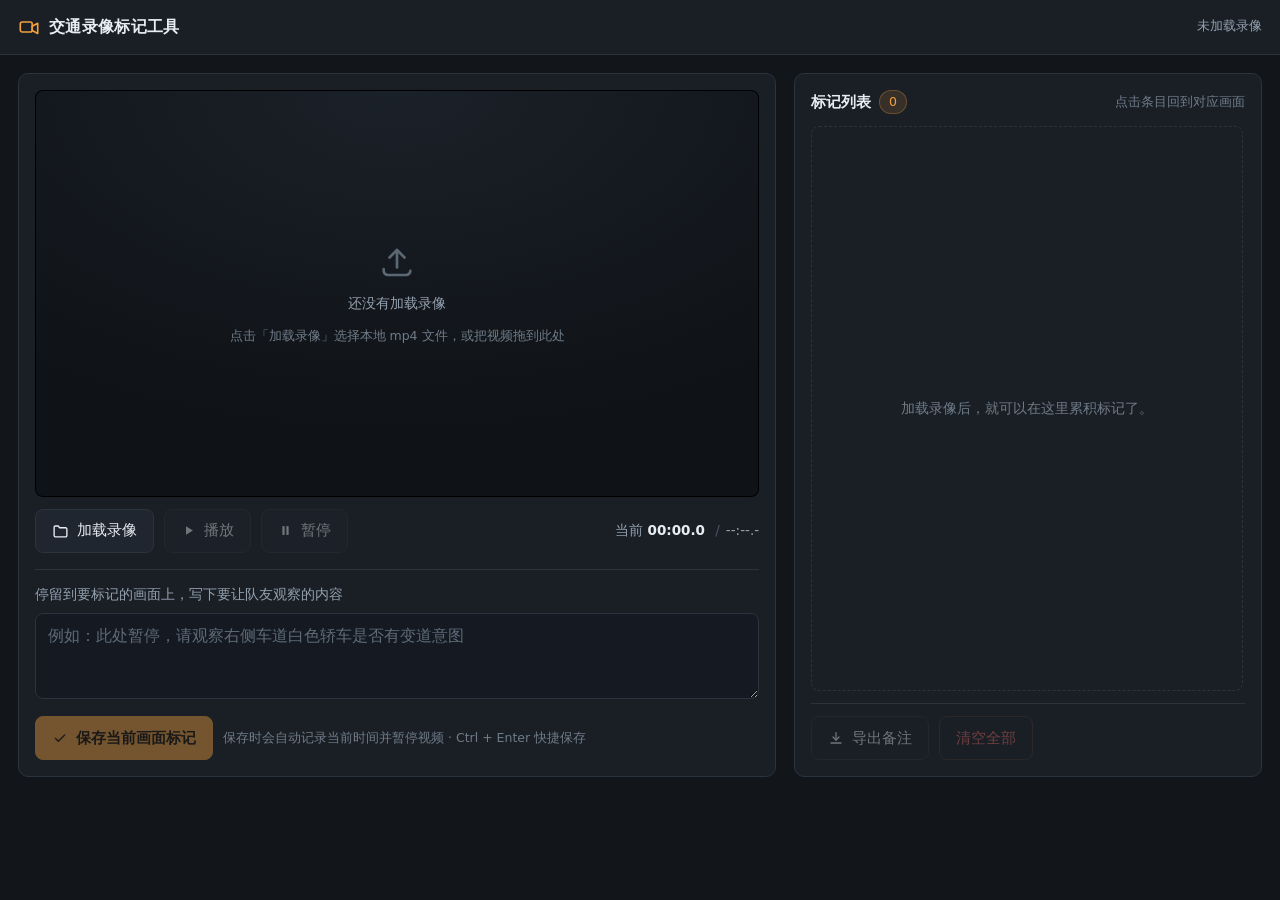
<file: tools/video-mark-tool/index.html>
<!DOCTYPE html>
<html lang="zh-CN">
<head>
<meta charset="UTF-8">
<meta name="viewport" content="width=device-width, initial-scale=1">
<title>交通录像标记工具</title>
<link rel="icon" href="data:image/svg+xml,%3Csvg xmlns='http://www.w3.org/2000/svg' viewBox='0 0 32 32'%3E%3Crect width='32' height='32' rx='7' fill='%2312151a'/%3E%3Cpath d='M8 11h11a2 2 0 0 1 2 2v6a2 2 0 0 1-2 2H8a2 2 0 0 1-2-2v-6a2 2 0 0 1 2-2z' fill='%23f2a03d'/%3E%3Cpath d='M22 14.2l5-2.6v9l-5-2.6z' fill='%23f2a03d'/%3E%3C/svg%3E">
<style>
:root{
  --bg:#12151a;
  --surface:#1a1f26;
  --surface-2:#20262f;
  --line:#2b333d;
  --text:#e8edf3;
  --muted:#93a0ae;
  --accent:#f2a03d;
  --accent-dim:rgba(242,160,61,.13);
  --danger:#e2695f;
  --radius:10px;
}
*{box-sizing:border-box;}
html,body{margin:0;padding:0;}
body{
  background:var(--bg);
  color:var(--text);
  font-family:"PingFang SC","Microsoft YaHei",system-ui,-apple-system,"Segoe UI",sans-serif;
  font-size:15px;
  line-height:1.6;
  -webkit-font-smoothing:antialiased;
}
button{
  font-family:inherit;
  font-size:15px;
  color:var(--text);
  background:var(--surface-2);
  border:1px solid var(--line);
  border-radius:8px;
  padding:0 16px;
  height:44px;
  cursor:pointer;
  display:inline-flex;
  align-items:center;
  gap:8px;
  transition:background .15s,border-color .15s,opacity .15s;
}
button:hover:not(:disabled){background:#28303a;border-color:#3a4552;}
button:active:not(:disabled){transform:translateY(1px);}
button:disabled{opacity:.42;cursor:not-allowed;}
button.primary{
  background:var(--accent);
  border-color:var(--accent);
  color:#1b1206;
  font-weight:600;
}
button.primary:hover:not(:disabled){background:#f7ad55;border-color:#f7ad55;}
button.ghost{background:transparent;}
button.danger{color:var(--danger);border-color:#4a3330;background:transparent;}
button.danger:hover:not(:disabled){background:rgba(226,105,95,.1);border-color:#6b423d;}

/* ===== 顶栏 ===== */
.topbar{
  display:flex;
  flex-wrap:wrap;
  align-items:center;
  gap:10px 16px;
  padding:14px 18px;
  border-bottom:1px solid var(--line);
  background:var(--surface);
}
.brand{
  display:flex;
  align-items:center;
  gap:9px;
  font-weight:600;
  font-size:16px;
  letter-spacing:.3px;
}
.brand svg{width:22px;height:22px;flex:none;color:var(--accent);}
.filemeta{
  margin-left:auto;
  font-size:13px;
  color:var(--muted);
  max-width:100%;
  overflow:hidden;
  text-overflow:ellipsis;
  white-space:nowrap;
}

/* ===== 主体 ===== */
main{
  display:grid;
  grid-template-columns:1fr;
  gap:16px;
  padding:16px;
  align-items:stretch;
}
.stage,.panel{
  background:var(--surface);
  border:1px solid var(--line);
  border-radius:var(--radius);
  padding:14px;
  min-width:0;
}

/* 视频区 */
.video-wrap{
  position:relative;
  width:100%;
  aspect-ratio:16/9;
  background:#000;
  border-radius:8px;
  overflow:hidden;
  border:1px dashed transparent;
}
.video-wrap.dragover{border-color:var(--accent);}
video{
  display:block;
  width:100%;
  height:100%;
  background:#000;
  object-fit:contain;
}
video.hidden{display:none;}
.placeholder{
  position:absolute;
  inset:0;
  display:flex;
  flex-direction:column;
  align-items:center;
  justify-content:center;
  gap:12px;
  text-align:center;
  padding:20px;
  color:var(--muted);
  background:radial-gradient(120% 120% at 50% 0%,#1b2129 0%,#0f1216 70%);
}
.placeholder svg{width:40px;height:40px;color:#5b6773;}
.placeholder p{margin:0;font-size:14px;}
.placeholder .tip{font-size:12.5px;color:#6f7b88;}

/* 播放控制条 */
.transport{
  display:flex;
  flex-wrap:wrap;
  align-items:center;
  gap:10px;
  margin-top:12px;
}
.clock{
  margin-left:auto;
  font-size:13.5px;
  color:var(--muted);
  font-variant-numeric:tabular-nums;
  white-space:nowrap;
}
.clock strong{color:var(--text);font-weight:600;}
.clock .sep{margin:0 6px;color:#4a5461;}

/* 备注输入 */
.composer{
  margin-top:16px;
  padding-top:14px;
  border-top:1px solid var(--line);
}
.composer label{
  display:block;
  font-size:13.5px;
  color:var(--muted);
  margin-bottom:8px;
}
#noteInput{
  width:100%;
  min-height:78px;
  max-height:180px;
  resize:vertical;
  background:#141922;
  color:var(--text);
  border:1px solid var(--line);
  border-radius:8px;
  padding:10px 12px;
  font-family:inherit;
  font-size:16px;
  line-height:1.55;
  outline:none;
}
#noteInput:focus{border-color:var(--accent);box-shadow:0 0 0 3px var(--accent-dim);}
#noteInput::placeholder{color:#5f6b78;}
.composer-actions{
  display:flex;
  flex-wrap:wrap;
  align-items:center;
  gap:10px;
  margin-top:10px;
}
.hint{font-size:12.5px;color:#6f7b88;}

/* 标记列表 */
.panel{display:flex;flex-direction:column;gap:12px;}
.panel-head{
  display:flex;
  align-items:center;
  gap:8px;
}
.panel-head h2{
  margin:0;
  font-size:15px;
  font-weight:600;
}
.count{
  font-size:12.5px;
  color:var(--accent);
  background:var(--accent-dim);
  border:1px solid rgba(242,160,61,.28);
  border-radius:999px;
  padding:1px 9px;
  font-variant-numeric:tabular-nums;
}
.note-list{
  display:flex;
  flex-direction:column;
  gap:8px;
  flex:1 1 auto;
  min-height:180px;
  overflow-y:auto;
  padding-right:2px;
}
.empty{
  border:1px dashed var(--line);
  border-radius:8px;
  padding:22px 14px;
  text-align:center;
  font-size:13.5px;
  color:#6f7b88;
  display:flex;
  align-items:center;
  justify-content:center;
  flex:1 1 auto;
}
.note-item{
  position:relative;
  background:var(--surface-2);
  border:1px solid var(--line);
  border-radius:8px;
  padding:10px 12px 10px 12px;
  cursor:pointer;
  transition:background .15s,border-color .15s;
}
.note-item:hover{background:#252d37;border-color:#3d4855;}
.note-item:focus-visible{outline:2px solid var(--accent);outline-offset:2px;}
.note-item.flash{
  border-color:var(--accent);
  box-shadow:0 0 0 3px var(--accent-dim);
}
.note-top{
  display:flex;
  align-items:center;
  gap:8px;
  margin-bottom:4px;
}
.chip{
  font-size:12.5px;
  font-weight:600;
  color:var(--accent);
  background:var(--accent-dim);
  border-radius:5px;
  padding:1px 7px;
  font-variant-numeric:tabular-nums;
  white-space:nowrap;
}
.idx{
  font-size:12px;
  color:#6f7b88;
  font-variant-numeric:tabular-nums;
}
.del{
  margin-left:auto;
  height:28px;
  width:28px;
  padding:0;
  justify-content:center;
  border-radius:6px;
  background:transparent;
  border-color:transparent;
  color:#7c8895;
  flex:none;
}
.del:hover{color:var(--danger);background:rgba(226,105,95,.1);border-color:transparent;}
.note-text{
  font-size:14px;
  color:#d5dde6;
  word-break:break-word;
  white-space:pre-wrap;
}
.panel-foot{
  display:flex;
  flex-wrap:wrap;
  gap:10px;
  padding-top:12px;
  border-top:1px solid var(--line);
}

/* 提示条 */
#toast{
  position:fixed;
  left:50%;
  bottom:26px;
  transform:translate(-50%,16px);
  background:#252d38;
  border:1px solid #3d4855;
  color:var(--text);
  font-size:13.5px;
  padding:9px 16px;
  border-radius:8px;
  box-shadow:0 8px 24px rgba(0,0,0,.4);
  opacity:0;
  pointer-events:none;
  transition:opacity .18s,transform .18s;
  max-width:calc(100vw - 32px);
  text-align:center;
  z-index:10;
}
#toast.show{opacity:1;transform:translate(-50%,0);}

@media (min-width:900px){
  main{
    grid-template-columns:minmax(0,1.62fr) minmax(320px,1fr);
    padding:18px;
    gap:18px;
  }
  .stage,.panel{padding:16px;}
  .panel{min-height:100%;}
  #noteInput{min-height:86px;}
}
</style>
</head>
<body>

<header class="topbar">
  <div class="brand">
    <svg viewBox="0 0 24 24" fill="none" stroke="currentColor" stroke-width="1.8" stroke-linecap="round" stroke-linejoin="round" aria-hidden="true">
      <rect x="2.5" y="6.5" width="13" height="11" rx="2.2"></rect>
      <path d="M15.5 11.2l6-3.2v11l-6-3.2z"></path>
    </svg>
    交通录像标记工具
  </div>
  <div class="filemeta" id="fileName">未加载录像</div>
</header>

<main>
  <!-- ===== 视频与标记输入 ===== -->
  <section class="stage">
    <div class="video-wrap" id="dropZone">
      <video id="video" class="hidden" controls playsinline preload="metadata"></video>
      <div class="placeholder" id="placeholder">
        <svg viewBox="0 0 24 24" fill="none" stroke="currentColor" stroke-width="1.6" stroke-linecap="round" stroke-linejoin="round" aria-hidden="true">
          <path d="M12 16.5V6"></path>
          <path d="M7.5 10.5L12 6l4.5 4.5"></path>
          <path d="M4 17.5v1A2.5 2.5 0 0 0 6.5 21h11A2.5 2.5 0 0 0 20 18.5"></path>
        </svg>
        <p>还没有加载录像</p>
        <p class="tip">点击「加载录像」选择本地 mp4 文件，或把视频拖到此处</p>
      </div>
    </div>

    <div class="transport">
      <input type="file" id="fileInput" accept="video/mp4,video/*" style="display:none">
      <button id="openBtn" type="button">
        <svg width="17" height="17" viewBox="0 0 24 24" fill="none" stroke="currentColor" stroke-width="1.9" stroke-linecap="round" stroke-linejoin="round" aria-hidden="true">
          <path d="M3 7.5A1.8 1.8 0 0 1 4.8 5.7h4l2 2.4h8.4A1.8 1.8 0 0 1 21 9.9v9.2a1.8 1.8 0 0 1-1.8 1.8H4.8A1.8 1.8 0 0 1 3 19.1z"></path>
        </svg>
        加载录像
      </button>
      <button id="playBtn" type="button" disabled>
        <svg width="15" height="15" viewBox="0 0 24 24" fill="currentColor" aria-hidden="true"><path d="M8 5.2l11 6.8-11 6.8z"></path></svg>
        播放
      </button>
      <button id="pauseBtn" type="button" disabled>
        <svg width="15" height="15" viewBox="0 0 24 24" fill="currentColor" aria-hidden="true"><rect x="7" y="5" width="3.6" height="14"></rect><rect x="13.4" y="5" width="3.6" height="14"></rect></svg>
        暂停
      </button>
      <span class="clock">
        当前 <strong id="timeNow">00:00.0</strong>
        <span class="sep">/</span><span id="timeDur">--:--.-</span>
      </span>
    </div>

    <div class="composer">
      <label for="noteInput">停留到要标记的画面上，写下要让队友观察的内容</label>
      <textarea id="noteInput" placeholder="例如：此处暂停，请观察右侧车道白色轿车是否有变道意图"></textarea>
      <div class="composer-actions">
        <button id="saveBtn" type="button" class="primary" disabled>
          <svg width="16" height="16" viewBox="0 0 24 24" fill="none" stroke="currentColor" stroke-width="2" stroke-linecap="round" stroke-linejoin="round" aria-hidden="true">
            <path d="M5 12.5l4.5 4.5L19 7.5"></path>
          </svg>
          保存当前画面标记
        </button>
        <span class="hint">保存时会自动记录当前时间并暂停视频 · Ctrl + Enter 快捷保存</span>
      </div>
    </div>
  </section>

  <!-- ===== 标记列表 ===== -->
  <aside class="panel">
    <div class="panel-head">
      <h2>标记列表</h2>
      <span class="count" id="count">0</span>
      <span class="hint" style="margin-left:auto">点击条目回到对应画面</span>
    </div>
    <div class="note-list" id="noteList"></div>
    <div class="panel-foot">
      <button id="exportBtn" type="button" class="ghost" disabled>
        <svg width="16" height="16" viewBox="0 0 24 24" fill="none" stroke="currentColor" stroke-width="1.9" stroke-linecap="round" stroke-linejoin="round" aria-hidden="true">
          <path d="M12 4v11"></path>
          <path d="M7.5 10.5L12 15l4.5-4.5"></path>
          <path d="M4.5 19.5h15"></path>
        </svg>
        导出备注
      </button>
      <button id="clearBtn" type="button" class="danger" disabled>清空全部</button>
    </div>
  </aside>
</main>

<div id="toast" role="status" aria-live="polite"></div>

<script>
(function(){
  "use strict";

  var STORE_KEY = "traffic-video-marker-notes-v1";

  var video = document.getElementById("video");
  var placeholder = document.getElementById("placeholder");
  var dropZone = document.getElementById("dropZone");
  var fileInput = document.getElementById("fileInput");
  var openBtn = document.getElementById("openBtn");
  var playBtn = document.getElementById("playBtn");
  var pauseBtn = document.getElementById("pauseBtn");
  var timeNow = document.getElementById("timeNow");
  var timeDur = document.getElementById("timeDur");
  var fileName = document.getElementById("fileName");
  var noteInput = document.getElementById("noteInput");
  var saveBtn = document.getElementById("saveBtn");
  var noteList = document.getElementById("noteList");
  var countEl = document.getElementById("count");
  var exportBtn = document.getElementById("exportBtn");
  var clearBtn = document.getElementById("clearBtn");
  var toastEl = document.getElementById("toast");

  var state = {
    videoKey: "",
    videoName: "",
    notes: [],
    objectUrl: "",
    token: 0
  };

  // ---------- 工具函数 ----------
  function pad2(n){ return n < 10 ? "0" + n : "" + n; }

  function fmtTime(sec){
    if (!isFinite(sec) || sec < 0) sec = 0;
    var m = Math.floor(sec / 60);
    var s = sec - m * 60;
    var sInt = Math.floor(s);
    var tenth = Math.floor((s - sInt) * 10);
    return pad2(m) + ":" + pad2(sInt) + "." + tenth;
  }

  function showToast(msg){
    toastEl.textContent = msg;
    toastEl.classList.add("show");
    clearTimeout(showToast._t);
    showToast._t = setTimeout(function(){ toastEl.classList.remove("show"); }, 1600);
  }

  function readStore(){
    try {
      var raw = localStorage.getItem(STORE_KEY);
      var obj = raw ? JSON.parse(raw) : {};
      return (obj && typeof obj === "object") ? obj : {};
    } catch (e) {
      return {};
    }
  }

  function writeStore(obj){
    try {
      localStorage.setItem(STORE_KEY, JSON.stringify(obj));
    } catch (e) {
      showToast("备注未能本地保存（浏览器限制），本次仍可使用");
    }
  }

  function persistNotes(){
    if (!state.videoKey) return;
    var all = readStore();
    all[state.videoKey] = state.notes;
    writeStore(all);
  }

  function setLoadedUI(loaded){
    playBtn.disabled = !loaded;
    pauseBtn.disabled = !loaded;
    saveBtn.disabled = !loaded;
  }

  // ---------- 渲染列表 ----------
  function renderList(){
    countEl.textContent = String(state.notes.length);
    exportBtn.disabled = state.notes.length === 0;
    clearBtn.disabled = state.notes.length === 0;
    noteList.textContent = "";

    if (state.notes.length === 0){
      var empty = document.createElement("div");
      empty.className = "empty";
      empty.textContent = state.videoKey
        ? "还没有标记。暂停到目标画面，写一句备注就能存下第一条。"
        : "加载录像后，就可以在这里累积标记了。";
      noteList.appendChild(empty);
      return;
    }

    var frag = document.createDocumentFragment();
    // 最新的排在最前
    for (var i = state.notes.length - 1; i >= 0; i--){
      frag.appendChild(buildNoteItem(state.notes[i], i + 1));
    }
    noteList.appendChild(frag);
  }

  function buildNoteItem(note, index){
    var item = document.createElement("div");
    item.className = "note-item";
    item.setAttribute("role", "button");
    item.setAttribute("tabindex", "0");
    item.setAttribute("data-id", String(note.id));
    item.setAttribute("title", "跳转到 " + fmtTime(note.t));

    var top = document.createElement("div");
    top.className = "note-top";

    var chip = document.createElement("span");
    chip.className = "chip";
    chip.textContent = fmtTime(note.t);

    var idx = document.createElement("span");
    idx.className = "idx";
    idx.textContent = "#" + index;

    var del = document.createElement("button");
    del.className = "del";
    del.type = "button";
    del.setAttribute("aria-label", "删除这条标记");
    del.innerHTML = '<svg width="13" height="13" viewBox="0 0 24 24" fill="none" stroke="currentColor" stroke-width="2.2" stroke-linecap="round"><path d="M6 6l12 12M18 6l-12 12"></path></svg>';

    top.appendChild(chip);
    top.appendChild(idx);
    top.appendChild(del);

    var text = document.createElement("div");
    text.className = "note-text";
    text.textContent = note.text;

    item.appendChild(top);
    item.appendChild(text);

    function activate(e){
      if (e.target && e.target.closest && e.target.closest(".del")) return;
      jumpTo(note.t);
    }
    item.addEventListener("click", activate);
    item.addEventListener("keydown", function(e){
      if (e.key === "Enter" || e.key === " "){
        e.preventDefault();
        jumpTo(note.t);
      }
    });
    del.addEventListener("click", function(e){
      e.stopPropagation();
      removeNote(note.id);
    });

    return item;
  }

  // ---------- 跳转 ----------
  function jumpTo(t){
    if (!state.videoKey || !video.src){
      showToast("请先加载录像");
      return;
    }
    video.pause();
    try {
      video.currentTime = Math.max(0, t);
    } catch (e) {
      return;
    }
    timeNow.textContent = fmtTime(t);
    var target = noteList.querySelector('[data-id="' + String(findIdByTime(t)) + '"]');
    if (target){
      noteList.scrollTop = 0;
      target.scrollIntoView({ block: "nearest" });
      target.classList.add("flash");
      setTimeout(function(){ target.classList.remove("flash"); }, 900);
    }
    showToast("已跳转到 " + fmtTime(t));
  }

  function findIdByTime(t){
    for (var i = 0; i < state.notes.length; i++){
      if (Math.abs(state.notes[i].t - t) < 0.0001) return state.notes[i].id;
    }
    return "";
  }

  // ---------- 新增 / 删除 ----------
  function addNote(){
    if (!state.videoKey){
      showToast("请先加载录像");
      return;
    }
    var text = noteInput.value.trim();
    if (!text){
      showToast("先写一句备注，再保存");
      noteInput.focus();
      return;
    }
    video.pause();
    var t = video.currentTime || 0;
    state.notes.push({
      id: Date.now() + "-" + Math.floor(Math.random() * 1000),
      t: t,
      text: text,
      addedAt: Date.now()
    });
    persistNotes();
    renderList();
    noteInput.value = "";
    noteInput.focus();
    showToast("已保存 " + fmtTime(t) + " 的标记");
  }

  function removeNote(id){
    var rest = [];
    var removedT = null;
    for (var i = 0; i < state.notes.length; i++){
      if (String(state.notes[i].id) === String(id)){
        removedT = state.notes[i].t;
      } else {
        rest.push(state.notes[i]);
      }
    }
    state.notes = rest;
    persistNotes();
    renderList();
    showToast(removedT !== null ? "已删除 " + fmtTime(removedT) + " 的标记" : "已删除标记");
  }

  function clearAll(){
    if (state.notes.length === 0) return;
    var ok = window.confirm("确定清空全部 " + state.notes.length + " 条标记吗？此操作不可撤销。");
    if (!ok) return;
    state.notes = [];
    persistNotes();
    renderList();
    showToast("已清空全部标记");
  }

  // ---------- 加载录像 ----------
  function loadVideoFile(file){
    if (!file) return;
    if (!/^video\//.test(file.type) && !/\.(mp4|mov|m4v|webm|avi|mkv)$/i.test(file.name)){
      showToast("请选择视频文件（推荐 mp4）");
      return;
    }
    if (state.objectUrl){
      URL.revokeObjectURL(state.objectUrl);
      state.objectUrl = "";
    }
    state.token++;
    var token = state.token;
    state.objectUrl = URL.createObjectURL(file);
    state.videoKey = file.name + "|" + file.size;
    state.videoName = file.name;

    video.src = state.objectUrl;
    video.load();
    video.classList.remove("hidden");
    placeholder.style.display = "none";

    fileName.textContent = file.name + " · " + (file.size / 1048576).toFixed(1) + " MB";
    timeNow.textContent = "00:00.0";
    timeDur.textContent = "--:--.-";
    setLoadedUI(true);

    var all = readStore();
    var saved = all[state.videoKey];
    state.notes = Array.isArray(saved) ? saved.filter(function(n){
      return n && typeof n.t === "number" && typeof n.text === "string";
    }) : [];
    renderList();

    if (token === state.token){
      showToast(state.notes.length
        ? "录像已加载，找回该录像的 " + state.notes.length + " 条历史标记"
        : "录像已加载，可以开始标记了");
    }
  }

  // ---------- 事件绑定 ----------
  openBtn.addEventListener("click", function(){ fileInput.click(); });

  fileInput.addEventListener("change", function(e){
    var file = e.target.files && e.target.files[0];
    loadVideoFile(file);
    fileInput.value = "";
  });

  playBtn.addEventListener("click", function(){
    if (!state.videoKey) return;
    var p = video.play();
    if (p && p.catch) p.catch(function(){ showToast("无法播放，请确认视频格式"); });
  });

  pauseBtn.addEventListener("click", function(){
    if (!state.videoKey) return;
    video.pause();
  });

  saveBtn.addEventListener("click", addNote);
  exportBtn.addEventListener("click", exportNotes);
  clearBtn.addEventListener("click", clearAll);

  video.addEventListener("timeupdate", function(){
    timeNow.textContent = fmtTime(video.currentTime);
  });
  video.addEventListener("loadedmetadata", function(){
    timeDur.textContent = fmtTime(video.duration);
  });
  video.addEventListener("error", function(){
    if (!state.videoKey) return;
    showToast("这个视频无法解码，建议换成 mp4（H.264）格式");
  });

  // 拖拽加载
  ["dragenter", "dragover"].forEach(function(ev){
    dropZone.addEventListener(ev, function(e){
      e.preventDefault();
      dropZone.classList.add("dragover");
    });
  });
  ["dragleave", "drop"].forEach(function(ev){
    dropZone.addEventListener(ev, function(e){
      e.preventDefault();
      dropZone.classList.remove("dragover");
    });
  });
  dropZone.addEventListener("drop", function(e){
    var dt = e.dataTransfer;
    if (dt && dt.files && dt.files[0]) loadVideoFile(dt.files[0]);
  });

  // 键盘快捷键
  document.addEventListener("keydown", function(e){
    var tag = (e.target && e.target.tagName) || "";
    var typing = tag === "TEXTAREA" || tag === "INPUT";
    if ((e.ctrlKey || e.metaKey) && e.key === "Enter"){
      e.preventDefault();
      addNote();
      return;
    }
    if (typing) return;
    if (e.key === " " && state.videoKey){
      e.preventDefault();
      if (video.paused) { video.play(); } else { video.pause(); }
    }
  });

  // ---------- 导出 ----------
  function exportNotes(){
    if (state.notes.length === 0) return;
    var lines = ["录像：" + (state.videoName || "未命名"), "标记数量：" + state.notes.length, ""];
    var sorted = state.notes.slice().sort(function(a, b){ return a.t - b.t; });
    for (var i = 0; i < sorted.length; i++){
      lines.push((i + 1) + ". [" + fmtTime(sorted[i].t) + "] " + sorted[i].text);
    }
    var blob = new Blob([lines.join("\r\n")], { type: "text/plain;charset=utf-8" });
    var url = URL.createObjectURL(blob);
    var a = document.createElement("a");
    var base = (state.videoName || "录像").replace(/\.[^.]+$/, "");
    a.href = url;
    a.download = base + "-标记备注.txt";
    document.body.appendChild(a);
    a.click();
    document.body.removeChild(a);
    setTimeout(function(){ URL.revokeObjectURL(url); }, 2000);
    showToast("已导出 " + state.notes.length + " 条备注");
  }

  // ---------- 初始化 ----------
  setLoadedUI(false);
  renderList();
})();
</script>
</body>
</html>
</file>
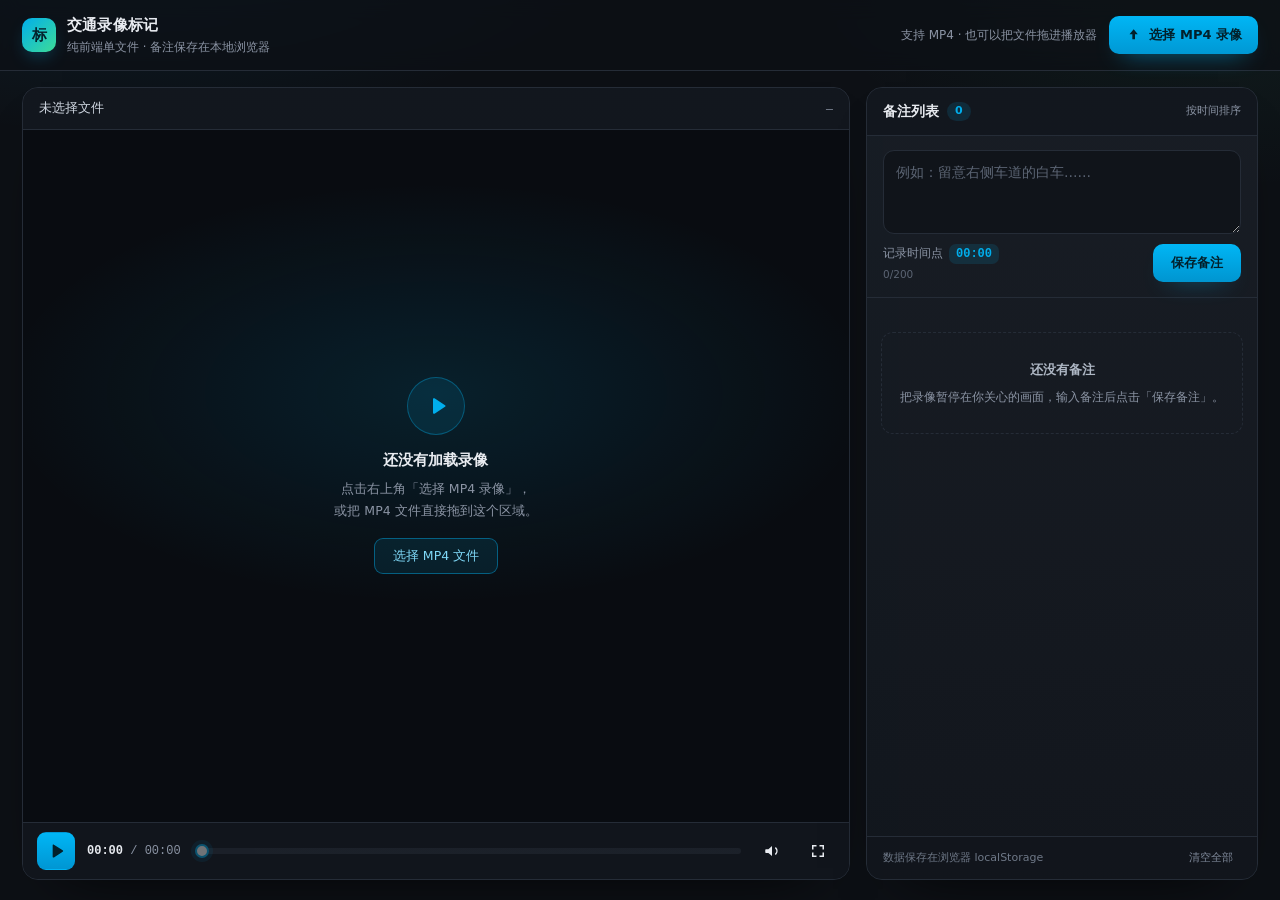
<file: tools/ztw-traffic-tool/index.html>
<!DOCTYPE html>
<html lang="zh-CN">
<head>
<meta charset="UTF-8" />
<meta name="viewport" content="width=device-width, initial-scale=1" />
<title>交通录像标记小工具</title>
<style>
  /* ==========================================================
     主题变量
     ========================================================== */
  :root{
    --bg:#0d1015;
    --panel:#151a21;
    --panel-soft:#1b212a;
    --line:#252c37;
    --text:#e8ebf0;
    --muted:#8b94a4;
    --accent:#00aeec;
    --accent-soft:rgba(0,174,236,.13);
    --green:#3ddc97;
    --danger:#ff6b6b;
  }

  *{ box-sizing:border-box; }
  html,body{ height:100%; }

  body{
    margin:0;
    height:100%;
    display:flex;
    flex-direction:column;
    overflow:hidden;
    color:var(--text);
    font:14px/1.5 "Segoe UI","PingFang SC","Microsoft YaHei",system-ui,-apple-system,"Helvetica Neue",Arial,sans-serif;
    -webkit-font-smoothing:antialiased;
    background:
      radial-gradient(900px 480px at 10% -18%, rgba(0,174,236,.14), transparent 62%),
      radial-gradient(760px 420px at 96% -6%, rgba(61,220,151,.08), transparent 58%),
      var(--bg);
  }

  button{ font:inherit; }

  /* ==========================================================
     顶部栏
     ========================================================== */
  .topbar{
    flex:none;
    display:flex;
    align-items:center;
    justify-content:space-between;
    gap:16px;
    padding:14px 22px;
    border-bottom:1px solid var(--line);
    background:rgba(13,16,21,.72);
    backdrop-filter:blur(10px);
  }
  .brand{ display:flex; align-items:center; gap:11px; min-width:0; }
  .logo{
    width:34px; height:34px; flex:none;
    border-radius:10px;
    display:grid; place-items:center;
    font-weight:800; font-size:15px; color:#04212c;
    background:linear-gradient(135deg, var(--accent), var(--green));
    box-shadow:0 8px 20px -10px rgba(0,174,236,.9);
  }
  .brand h1{ margin:0; font-size:15px; font-weight:600; letter-spacing:.2px; }
  .brand p{ margin:2px 0 0; font-size:11.5px; color:var(--muted); }

  .top-actions{ display:flex; align-items:center; gap:12px; flex:none; }
  .hint{ font-size:12px; color:var(--muted); }

  .file-btn{
    display:inline-flex; align-items:center; gap:8px;
    padding:9px 16px;
    border-radius:10px;
    border:none; cursor:pointer;
    font-size:13px; font-weight:600; color:#02202b;
    background:linear-gradient(180deg,#00b6f5,#0098d4);
    box-shadow:0 10px 24px -14px rgba(0,174,236,1);
    transition:transform .15s ease, filter .15s ease;
    white-space:nowrap;
  }
  .file-btn:hover{ transform:translateY(-1px); filter:brightness(1.06); }
  .file-btn:active{ transform:translateY(0); }
  .file-btn svg{ width:16px; height:16px; fill:currentColor; }
  .file-btn input{ display:none; }

  /* ==========================================================
     主体：左右分栏
     ========================================================== */
  .layout{
    flex:1;
    min-height:0;
    display:grid;
    grid-template-columns:minmax(0,1fr) 392px;
    gap:16px;
    padding:16px 22px 20px;
  }
  .panel{
    min-height:0;
    background:linear-gradient(180deg, rgba(24,29,37,.96), rgba(18,22,29,.96));
    border:1px solid var(--line);
    border-radius:16px;
    box-shadow:0 28px 60px -40px rgba(0,0,0,1);
  }

  /* ---------- 左侧：播放器 ---------- */
  .player{ display:flex; flex-direction:column; overflow:hidden; }

  .player-head{
    flex:none;
    display:flex; align-items:center; justify-content:space-between; gap:12px;
    padding:11px 16px;
    border-bottom:1px solid var(--line);
    background:rgba(17,21,28,.7);
  }
  .file-name{
    font-size:12.5px; color:#cfd6e0;
    overflow:hidden; text-overflow:ellipsis; white-space:nowrap;
  }
  .file-meta{ flex:none; font-size:11.5px; color:var(--muted); font-family:ui-monospace,Consolas,"Courier New",monospace; }

  .video-shell{
    position:relative;
    flex:1;
    min-height:0;
    display:flex;
    flex-direction:column;
    background:#000;
  }
  .video-shell video{
    display:block;
    width:100%;
    flex:1;
    min-height:0;
    object-fit:contain;
    background:#000;
    cursor:pointer;
  }

  /* 未加载录像时的空状态遮罩 */
  .empty{
    position:absolute; inset:0;
    display:grid; place-items:center;
    padding:24px; text-align:center;
    background:
      radial-gradient(620px 300px at 50% 38%, rgba(0,174,236,.12), transparent 70%),
      #090c11;
    transition:opacity .25s ease;
  }
  .empty.hidden{ display:none; }
  .empty-inner{ max-width:400px; }
  .empty-icon{
    width:58px; height:58px; margin:0 auto 14px;
    border-radius:50%;
    display:grid; place-items:center;
    background:rgba(0,174,236,.10);
    border:1px solid rgba(0,174,236,.35);
    color:var(--accent);
  }
  .empty-icon svg{ width:24px; height:24px; fill:currentColor; margin-left:3px; }
  .empty h3{ margin:0 0 6px; font-size:15px; font-weight:600; }
  .empty p{ margin:0 0 16px; font-size:12.5px; line-height:1.75; color:var(--muted); }
  .ghost-btn{
    padding:8px 18px; border-radius:9px;
    border:1px solid rgba(0,174,236,.45);
    background:rgba(0,174,236,.10);
    color:#7fd8f7; font-size:12.5px; cursor:pointer;
    transition:.15s ease;
  }
  .ghost-btn:hover{ background:rgba(0,174,236,.18); border-color:var(--accent); }

  /* 自定义控制条 */
  .controls{
    flex:none;
    display:flex; align-items:center; gap:12px;
    padding:9px 14px;
    border-top:1px solid var(--line);
    background:#11151c;
  }
  .ctrl-btn{
    flex:none;
    width:34px; height:34px;
    display:grid; place-items:center;
    border:1px solid transparent;
    border-radius:9px;
    background:transparent;
    color:var(--text);
    cursor:pointer;
    transition:.15s ease;
  }
  .ctrl-btn:hover{ background:#1c222c; border-color:var(--line); }
  .ctrl-btn svg{ width:18px; height:18px; fill:currentColor; }
  .ctrl-btn.play{
    width:38px; height:38px;
    background:linear-gradient(180deg,#00b6f5,#0096d3);
    color:#02202b;
  }
  .ctrl-btn.play:hover{ filter:brightness(1.08); background:linear-gradient(180deg,#00c2ff,#0098d4); }
  .ctrl-btn.play svg{ width:20px; height:20px; }

  .time-readout{
    flex:none;
    font-family:ui-monospace,Consolas,"Courier New",monospace;
    font-size:12px; color:var(--muted); white-space:nowrap;
  }
  .time-readout b{ color:var(--text); font-weight:600; }

  /* 进度条 / 滑块统一样式 */
  input[type="range"]{
    -webkit-appearance:none; appearance:none;
    height:6px;
    border-radius:999px;
    outline:none;
    cursor:pointer;
    background:linear-gradient(
      to right,
      var(--accent) 0%,
      var(--accent) var(--progress,0%),
      #2b323d var(--progress,0%),
      #2b323d 100%
    );
  }
  input[type="range"]::-webkit-slider-thumb{
    -webkit-appearance:none; appearance:none;
    width:14px; height:14px; border-radius:50%;
    background:#fff; border:2px solid var(--accent);
    box-shadow:0 0 0 4px rgba(0,174,236,.18);
    transition:transform .12s ease;
  }
  input[type="range"]:hover::-webkit-slider-thumb{ transform:scale(1.1); }
  input[type="range"]::-moz-range-thumb{
    width:12px; height:12px; border-radius:50%;
    background:#fff; border:2px solid var(--accent);
  }
  input[type="range"]:disabled{ opacity:.4; cursor:not-allowed; }
  .seek{ flex:1; min-width:60px; }

  /* ---------- 右侧：备注面板 ---------- */
  .notes{ display:flex; flex-direction:column; overflow:hidden; }

  .notes-head{
    flex:none;
    display:flex; align-items:center; justify-content:space-between;
    padding:13px 16px;
    border-bottom:1px solid var(--line);
    background:rgba(17,21,28,.7);
  }
  .notes-head h2{
    margin:0; font-size:14px; font-weight:600;
    display:flex; align-items:center; gap:8px;
  }
  .badge{
    font-size:11px; font-weight:600;
    padding:1px 8px; border-radius:999px;
    color:var(--accent); background:var(--accent-soft);
  }
  .sort-hint{ font-size:11px; color:var(--muted); }

  .composer{
    flex:none;
    display:flex; flex-direction:column; gap:10px;
    padding:14px 16px;
    border-bottom:1px solid var(--line);
  }
  .composer textarea{
    width:100%; min-height:84px; max-height:190px;
    padding:11px 12px;
    border:1px solid var(--line);
    border-radius:11px;
    background:#10141a;
    color:var(--text);
    font:inherit; font-size:13.5px; line-height:1.6;
    resize:vertical;
    outline:none;
    transition:border-color .15s ease, box-shadow .15s ease;
  }
  .composer textarea::placeholder{ color:#5b6473; }
  .composer textarea:focus{
    border-color:rgba(0,174,236,.7);
    box-shadow:0 0 0 3px rgba(0,174,236,.13);
  }

  .composer-row{
    display:flex; align-items:center; justify-content:space-between; gap:10px;
  }
  .stamp-wrap{ display:flex; flex-direction:column; gap:3px; min-width:0; }
  .stamp{
    display:flex; align-items:center; gap:6px;
    font-size:11.5px; color:var(--muted);
  }
  .stamp b{
    font-family:ui-monospace,Consolas,"Courier New",monospace;
    font-size:12px; font-weight:600; color:var(--accent);
    background:var(--accent-soft);
    padding:1px 7px; border-radius:7px;
  }
  .counter{ font-size:10.5px; color:#5b6473; }

  .save-btn{
    flex:none;
    padding:9px 18px;
    border:none; border-radius:10px;
    background:linear-gradient(180deg,#00b6f5,#0095d0);
    color:#02202b;
    font-size:13px; font-weight:600;
    cursor:pointer;
    transition:transform .15s ease, filter .15s ease;
    box-shadow:0 10px 24px -16px rgba(0,174,236,1);
  }
  .save-btn:hover{ transform:translateY(-1px); filter:brightness(1.07); }
  .save-btn:active{ transform:translateY(0); }

  .list-scroll{
    flex:1; min-height:0;
    overflow-y:auto;
    padding:12px;
    display:flex; flex-direction:column; gap:8px;
  }
  .list-scroll::-webkit-scrollbar{ width:8px; }
  .list-scroll::-webkit-scrollbar-track{ background:transparent; }
  .list-scroll::-webkit-scrollbar-thumb{ background:#2b323d; border-radius:99px; }
  .list-scroll::-webkit-scrollbar-thumb:hover{ background:#3a4350; }

  .note-list{
    margin:0; padding:0; list-style:none;
    display:flex; flex-direction:column; gap:8px;
  }
  .note{
    display:flex; align-items:flex-start; gap:10px;
    padding:10px 11px;
    border:1px solid var(--line);
    border-radius:12px;
    background:#11161d;
    cursor:pointer;
    transition:border-color .15s ease, background .15s ease, transform .15s ease;
    animation:pop .18s ease;
  }
  .note:hover{
    border-color:rgba(0,174,236,.55);
    background:#141c25;
    transform:translateY(-1px);
  }
  .note.active{
    border-color:var(--accent);
    background:rgba(0,174,236,.12);
    box-shadow:inset 0 0 0 1px rgba(0,174,236,.25);
  }
  .note-time{
    flex:none;
    font-family:ui-monospace,Consolas,"Courier New",monospace;
    font-size:12px; font-weight:700; line-height:1.3;
    color:var(--accent);
    background:rgba(0,174,236,.12);
    padding:3px 8px;
    border-radius:8px;
  }
  .note-text{
    flex:1; min-width:0;
    font-size:13.5px; line-height:1.55;
    color:#dbe2ea;
    word-break:break-word;
    white-space:pre-wrap;
  }
  .note-del{
    flex:none;
    width:26px; height:26px;
    display:grid; place-items:center;
    border:1px solid transparent; border-radius:7px;
    background:transparent;
    color:#69737f;
    cursor:pointer;
    opacity:0;
    transition:.15s ease;
  }
  .note:hover .note-del,
  .note.active .note-del{ opacity:1; }
  .note-del:hover{ background:rgba(255,107,107,.14); color:var(--danger); }
  .note-del svg{ width:14px; height:14px; fill:currentColor; }

  .empty-list{
    margin:14px 2px;
    padding:26px 16px;
    display:none;
    flex-direction:column; gap:6px;
    text-align:center;
    border:1px dashed var(--line);
    border-radius:12px;
    color:var(--muted);
    font-size:12px; line-height:1.7;
  }
  .empty-list strong{ font-size:13px; font-weight:600; color:#aeb7c4; }

  .notes-foot{
    flex:none;
    display:flex; align-items:center; justify-content:space-between; gap:8px;
    padding:9px 16px;
    border-top:1px solid var(--line);
    font-size:11px; color:#6f7988;
    background:rgba(17,21,28,.6);
  }
  .link-btn{
    padding:4px 8px;
    border:none; border-radius:6px;
    background:transparent;
    color:#7d8798;
    font-size:11px;
    cursor:pointer;
    transition:.15s ease;
  }
  .link-btn:hover{ color:var(--danger); background:rgba(255,107,107,.1); }

  /* ==========================================================
     Toast 提示
     ========================================================== */
  .toast-wrap{
    position:fixed;
    left:50%; bottom:26px;
    transform:translateX(-50%);
    z-index:99;
    display:flex; flex-direction:column; align-items:center; gap:8px;
    pointer-events:none;
  }
  .toast{
    padding:9px 16px;
    border:1px solid var(--line);
    border-radius:10px;
    background:rgba(28,34,43,.97);
    color:var(--text);
    font-size:12.5px;
    box-shadow:0 18px 34px -20px #000;
    animation:toastIn .2s ease;
  }
  .toast.ok{ border-color:rgba(61,220,151,.45); color:#9df3c7; }
  .toast.warn{ border-color:rgba(255,176,80,.45); color:#ffd08a; }

  @keyframes pop{
    from{ opacity:0; transform:translateY(4px); }
    to{ opacity:1; transform:translateY(0); }
  }
  @keyframes toastIn{
    from{ opacity:0; transform:translateY(8px); }
    to{ opacity:1; transform:translateY(0); }
  }

  /* 拖拽文件时的提示边框 */
  .video-shell.dragover::after{
    content:"松开鼠标载入 MP4 录像";
    position:absolute; inset:10px;
    display:grid; place-items:center;
    border:2px dashed var(--accent);
    border-radius:12px;
    background:rgba(0,174,236,.08);
    color:#9fe4ff;
    font-size:13px;
    pointer-events:none;
  }

  .player:fullscreen{ border-radius:0; border:none; background:#000; }
  .player:fullscreen .video-shell{ flex:1; }

  /* ==========================================================
     窄屏：改为上下布局
     ========================================================== */
  @media (max-width:960px){
    body{ height:auto; min-height:100vh; overflow:auto; }
    .layout{
      grid-template-columns:1fr;
      padding:12px 12px 18px;
    }
    .topbar{ padding:12px 14px; }
    .hint{ display:none; }
    .video-shell video{ flex:none; height:auto; aspect-ratio:16/9; max-height:56vh; }
    .notes{ min-height:520px; }
    .note-del{ opacity:1; }
  }
</style>
</head>
<body>

  <!-- ================= 顶部栏 ================= -->
  <header class="topbar">
    <div class="brand">
      <div class="logo">标</div>
      <div>
        <h1>交通录像标记</h1>
        <p>纯前端单文件 · 备注保存在本地浏览器</p>
      </div>
    </div>
    <div class="top-actions">
      <span class="hint">支持 MP4 · 也可以把文件拖进播放器</span>
      <label class="file-btn">
        <svg viewBox="0 0 24 24" aria-hidden="true">
          <path d="M13 3.5 6.8 11H11v7.5h4V11h4.2L13 3.5Z"/>
        </svg>
        选择 MP4 录像
        <input id="fileInput" type="file" accept="video/mp4" />
      </label>
    </div>
  </header>

  <!-- ================= 主体 ================= -->
  <main class="layout">

    <!-- ---------- 左：视频播放器 ---------- -->
    <section class="panel player" id="player">
      <div class="player-head">
        <span class="file-name" id="fileName">未选择文件</span>
        <span class="file-meta" id="videoMeta">—</span>
      </div>

      <div class="video-shell" id="videoShell">
        <video id="video" playsinline preload="metadata"></video>

        <div class="empty" id="emptyState">
          <div class="empty-inner">
            <div class="empty-icon">
              <svg viewBox="0 0 24 24" aria-hidden="true"><path d="M8 5.2v13.6a1 1 0 0 0 1.52.85l10.5-6.8a1 1 0 0 0 0-1.7L9.52 4.35A1 1 0 0 0 8 5.2Z"/></svg>
            </div>
            <h3>还没有加载录像</h3>
            <p>点击右上角「选择 MP4 录像」，<br />或把 MP4 文件直接拖到这个区域。</p>
            <button class="ghost-btn" id="pickBtn" type="button">选择 MP4 文件</button>
          </div>
        </div>
      </div>

      <div class="controls">
        <button class="ctrl-btn play" id="playBtn" type="button" title="播放（空格）"></button>
        <span class="time-readout"><b id="curTime">00:00</b> / <span id="durTime">00:00</span></span>
        <input class="seek" id="seek" type="range" min="0" max="0" step="0.1" value="0" aria-label="播放进度" />
        <button class="ctrl-btn" id="muteBtn" type="button" title="静音"></button>
        <button class="ctrl-btn" id="fsBtn" type="button" title="全屏"></button>
      </div>
    </section>

    <!-- ---------- 右：备注面板 ---------- -->
    <aside class="panel notes">
      <div class="notes-head">
        <h2>备注列表 <span class="badge" id="count">0</span></h2>
        <span class="sort-hint">按时间排序</span>
      </div>

      <div class="composer">
        <textarea id="noteInput" maxlength="200" placeholder="例如：留意右侧车道的白车……"></textarea>
        <div class="composer-row">
          <div class="stamp-wrap">
            <span class="stamp">记录时间点 <b id="stampTime">00:00</b></span>
            <span class="counter" id="charCount">0/200</span>
          </div>
          <button class="save-btn" id="saveBtn" type="button">保存备注</button>
        </div>
      </div>

      <div class="list-scroll">
        <ul class="note-list" id="noteList"></ul>
        <div class="empty-list" id="emptyList">
          <strong>还没有备注</strong>
          <span>把录像暂停在你关心的画面，输入备注后点击「保存备注」。</span>
        </div>
      </div>

      <div class="notes-foot">
        <span>数据保存在浏览器 localStorage</span>
        <button class="link-btn" id="clearBtn" type="button">清空全部</button>
      </div>
    </aside>

  </main>

  <div class="toast-wrap" id="toastWrap"></div>

<script>
(function () {
  'use strict';

  /* ============================================================
   * 0. DOM 引用
   * ============================================================ */
  const $ = (id) => document.getElementById(id);

  const video      = $('video');
  const fileInput  = $('fileInput');
  const pickBtn    = $('pickBtn');
  const emptyState = $('emptyState');
  const fileNameEl = $('fileName');
  const videoMeta  = $('videoMeta');
  const playBtn    = $('playBtn');
  const muteBtn    = $('muteBtn');
  const fsBtn      = $('fsBtn');
  const seek       = $('seek');
  const curTimeEl  = $('curTime');
  const durTimeEl  = $('durTime');
  const stampTime  = $('stampTime');
  const noteInput  = $('noteInput');
  const charCount  = $('charCount');
  const saveBtn    = $('saveBtn');
  const noteList   = $('noteList');
  const emptyList  = $('emptyList');
  const countEl    = $('count');
  const clearBtn   = $('clearBtn');
  const toastWrap  = $('toastWrap');
  const player     = $('player');
  const shell      = $('videoShell');

  /* 所有备注统一存在这一个 localStorage key 下（JSON 数组） */
  const STORAGE_KEY = 'traffic-video-notes-v1';
  const MAX_TEXT = 200;

  let notes = [];        // 备注数据：[{ id, time, text, createdAt }]
  let activeId = null;   // 当前高亮的备注 id
  let objectUrl = null;  // 当前 MP4 的 Blob URL
  let storageOK = true;  // localStorage 是否可用

  /* 内联 SVG 图标 */
  const ICON = {
    play: '<svg viewBox="0 0 24 24"><path d="M8 5.2v13.6a1 1 0 0 0 1.52.85l10.5-6.8a1 1 0 0 0 0-1.7L9.52 4.35A1 1 0 0 0 8 5.2Z"/></svg>',
    pause: '<svg viewBox="0 0 24 24"><path d="M7 4.5h3.4v15H7zM13.6 4.5H17v15h-3.4z"/></svg>',
    volume: '<svg viewBox="0 0 24 24"><path d="M4 9.5h3.2L12 5.2v13.6L7.2 14.5H4a1 1 0 0 1-1-1v-3a1 1 0 0 1 1-1Zm12.3-2.2a1 1 0 0 1 1.4.1 6.7 6.7 0 0 1 0 9.2 1 1 0 1 1-1.5-1.3 4.7 4.7 0 0 0 0-6.6 1 1 0 0 1 .1-1.4Z"/></svg>',
    muted: '<svg viewBox="0 0 24 24"><path d="M4 9.5h3.2L12 5.2v13.6L7.2 14.5H4a1 1 0 0 1-1-1v-3a1 1 0 0 1 1-1Zm12.1-1.6a1 1 0 0 1 1.4 0l1.8 1.8 1.8-1.8a1 1 0 1 1 1.4 1.4L20.7 11l1.8 1.8a1 1 0 0 1-1.4 1.4l-1.8-1.8-1.8 1.8a1 1 0 0 1-1.4-1.4l1.8-1.8-1.8-1.8a1 1 0 0 1 0-1.4Z"/></svg>',
    fullscreen: '<svg viewBox="0 0 24 24"><path d="M4 4h6v2H6v4H4V4Zm10 0h6v6h-2V6h-4V4ZM4 14h2v4h4v2H4v-6Zm14 0h2v6h-6v-2h4v-4Z"/></svg>',
    trash: '<svg viewBox="0 0 24 24"><path d="M9 3h6l1 2h4v2H4V5h4l1-2Zm-3 6h12l-1 11a1 1 0 0 1-1 1h-8a1 1 0 0 1-1-1L6 9Zm3 2v8h2v-8H9Zm4 0v8h2v-8h-2Z"/></svg>'
  };

  /* ============================================================
   * 1. 时间格式化
   *    输入：秒（number）  输出：MM:SS
   *    说明：秒数向下取整；超过 1 小时时分钟位继续累加（如 75:03）
   * ============================================================ */
  function formatTime(seconds) {
    const total = Math.max(0, Math.floor(Number(seconds) || 0));
    const m = Math.floor(total / 60);
    const s = total % 60;
    return String(m).padStart(2, '0') + ':' + String(s).padStart(2, '0');
  }

  /* ============================================================
   * 2. localStorage 持久化
   *    存储结构：[{ id, time(秒, 保留0.1秒精度), text, createdAt }]
   *    整份数据一次性 JSON 序列化，保证连续添加不会互相覆盖
   * ============================================================ */
  function loadNotes() {
    try {
      const raw = localStorage.getItem(STORAGE_KEY);
      if (!raw) return [];
      const parsed = JSON.parse(raw);
      if (!Array.isArray(parsed)) return [];
      // 清洗数据，避免脏数据导致渲染报错
      return parsed
        .filter((n) => n && typeof n.text === 'string' && Number.isFinite(Number(n.time)))
        .map((n) => ({
          id: String(n.id || ('n_' + Date.now().toString(36) + Math.random().toString(36).slice(2, 6))),
          time: Math.max(0, Number(n.time)),
          text: String(n.text).slice(0, MAX_TEXT),
          createdAt: Number(n.createdAt) || Date.now()
        }))
        .sort((a, b) => a.time - b.time || a.createdAt - b.createdAt);
    } catch (err) {
      console.warn('[备注] 读取 localStorage 失败：', err);
      storageOK = false;
      return [];
    }
  }

  function persistNotes() {
    try {
      localStorage.setItem(STORAGE_KEY, JSON.stringify(notes));
      storageOK = true;
    } catch (err) {
      storageOK = false;
      console.warn('[备注] 写入 localStorage 失败：', err);
      toast('浏览器拒绝了本地存储，备注仅保留在当前页面', 'warn');
    }
  }

  /* ============================================================
   * 3. 备注列表渲染
   *    使用 textContent 写入备注文本，防止 HTML 注入
   * ============================================================ */
  function renderNotes() {
    noteList.innerHTML = '';
    countEl.textContent = String(notes.length);
    emptyList.style.display = notes.length ? 'none' : 'flex';

    for (const note of notes) {
      const li = document.createElement('li');
      li.className = 'note' + (note.id === activeId ? ' active' : '');
      li.dataset.id = note.id;
      li.title = '点击跳转到 ' + formatTime(note.time) + ' 并暂停';

      const timeEl = document.createElement('span');
      timeEl.className = 'note-time';
      timeEl.textContent = formatTime(note.time);

      const textEl = document.createElement('span');
      textEl.className = 'note-text';
      textEl.textContent = note.text;

      const delBtn = document.createElement('button');
      delBtn.type = 'button';
      delBtn.className = 'note-del';
      delBtn.title = '删除这条备注';
      delBtn.innerHTML = ICON.trash;

      li.append(timeEl, textEl, delBtn);
      noteList.appendChild(li);
    }
  }

  function setActive(id) {
    activeId = id;
    const items = noteList.children;
    for (let i = 0; i < items.length; i++) {
      items[i].classList.toggle('active', items[i].dataset.id === id);
    }
  }

  /* ============================================================
   * 4. 新增备注
   *    自动读取 video.currentTime，与文本一起存入数组并持久化
   * ============================================================ */
  function addNote() {
    if (!video.src) {
      toast('请先选择一个 MP4 录像文件', 'warn');
      return;
    }
    const text = noteInput.value.trim();
    if (!text) {
      toast('备注内容不能为空', 'warn');
      noteInput.focus();
      return;
    }

    const now = Number.isFinite(video.currentTime) ? video.currentTime : 0;
    const duration = Number.isFinite(video.duration) ? video.duration : now;
    // 记录精确到 0.1 秒，列表中显示为 MM:SS
    const time = Math.round(Math.min(now, duration) * 10) / 10;

    const note = {
      id: 'n_' + Date.now().toString(36) + '_' + Math.random().toString(36).slice(2, 7),
      time: Math.max(0, time),
      text: text.slice(0, MAX_TEXT),
      createdAt: Date.now()
    };

    notes.push(note);
    notes.sort((a, b) => a.time - b.time || a.createdAt - b.createdAt);

    persistNotes();       // 关键：立即写回 localStorage，连续添加不会丢失旧记录
    renderNotes();
    setActive(note.id);

    noteInput.value = '';
    charCount.textContent = '0/' + MAX_TEXT;

    toast('已保存备注 ' + formatTime(note.time), 'ok');

    // 让新记录滚动到可见区域
    const el = noteList.querySelector('[data-id="' + note.id + '"]');
    if (el && typeof el.scrollIntoView === 'function') {
      el.scrollIntoView({ block: 'nearest', behavior: 'smooth' });
    }
  }

  /* ============================================================
   * 5. 点击回看：跳转到记录时间点并暂停
   * ============================================================ */
  function seekToNote(id) {
    const note = notes.find((n) => n.id === id);
    if (!note) return;

    if (!video.src) {
      toast('请先加载录像文件，再点击备注回看', 'warn');
      return;
    }

    // 关键逻辑：先暂停，再把 currentTime 设为记录时间，画面会立即跳到该帧
    video.pause();
    const limit = Number.isFinite(video.duration) ? Math.max(0, video.duration - 0.05) : note.time;
    try {
      video.currentTime = Math.min(note.time, limit);
    } catch (err) {
      console.warn('[备注] 跳转失败：', err);
    }

    setActive(id);
    updateTimeUI();
  }

  function deleteNote(id) {
    notes = notes.filter((n) => n.id !== id);
    if (activeId === id) activeId = null;
    persistNotes();
    renderNotes();
    toast('已删除该备注');
  }

  /* ============================================================
   * 6. 播放器控制
   * ============================================================ */
  function updatePlayIcon() {
    const playing = !!video.src && !video.paused && !video.ended;
    playBtn.innerHTML = playing ? ICON.pause : ICON.play;
    playBtn.title = playing ? '暂停（空格）' : '播放（空格）';
  }

  function updateMuteIcon() {
    muteBtn.innerHTML = (video.muted || video.volume === 0) ? ICON.muted : ICON.volume;
    muteBtn.title = (video.muted || video.volume === 0) ? '取消静音' : '静音';
  }

  function syncProgress() {
    const dur = (Number.isFinite(video.duration) && video.duration > 0) ? video.duration : 0;
    const pct = dur ? Math.min(100, Math.max(0, (video.currentTime / dur) * 100)) : 0;
    seek.style.setProperty('--progress', pct.toFixed(2) + '%');
    seek.disabled = !dur;
  }

  function updateTimeUI() {
    const cur = Number.isFinite(video.currentTime) ? video.currentTime : 0;
    const dur = (Number.isFinite(video.duration) && video.duration > 0) ? video.duration : 0;

    curTimeEl.textContent = formatTime(cur);
    durTimeEl.textContent = formatTime(dur);
    stampTime.textContent = formatTime(cur);   // 输入框旁实时显示当前时间

    seek.max = String(dur || 0);
    if (!seeking) seek.value = String(Math.min(cur, dur || cur));
    syncProgress();
  }

  function togglePlay() {
    if (!video.src) {
      toast('请先选择一个 MP4 录像文件', 'warn');
      return;
    }
    if (video.paused) {
      const p = video.play();
      if (p && typeof p.catch === 'function') {
        p.catch(() => toast('播放失败，可能是该编码不被浏览器支持', 'warn'));
      }
    } else {
      video.pause();
    }
  }

  function step(seconds) {
    if (!video.src || !Number.isFinite(video.duration)) return;
    video.currentTime = Math.min(Math.max(0, video.currentTime + seconds), video.duration);
    updateTimeUI();
  }

  /* ============================================================
   * 7. 加载本地 MP4
   * ============================================================ */
  function loadFile(file) {
    if (!file) return;
    const isMp4 = /\.mp4$/i.test(file.name) || file.type === 'video/mp4' || file.type === 'video/quicktime';
    if (!isMp4) {
      toast('请选择 MP4 格式的录像文件', 'warn');
      return;
    }

    // 释放上一个 Blob URL，避免内存泄漏
    if (objectUrl) URL.revokeObjectURL(objectUrl);
    objectUrl = URL.createObjectURL(file);

    video.src = objectUrl;
    video.load();

    emptyState.classList.add('hidden');
    fileNameEl.textContent = file.name;
    videoMeta.textContent = '加载中…';
    activeId = null;
    renderNotes();
    document.title = file.name + ' · 交通录像标记';
  }

  /* ============================================================
   * 8. Toast 提示
   * ============================================================ */
  function toast(message, kind) {
    const el = document.createElement('div');
    el.className = 'toast' + (kind ? ' ' + kind : '');
    el.textContent = message;
    toastWrap.appendChild(el);
    setTimeout(() => {
      el.style.transition = 'opacity .25s ease, transform .25s ease';
      el.style.opacity = '0';
      el.style.transform = 'translateY(6px)';
      setTimeout(() => el.remove(), 280);
    }, 2200);
  }

  /* ============================================================
   * 9. 事件绑定
   * ============================================================ */
  let seeking = false;

  // —— 选择文件 ——
  fileInput.addEventListener('change', function (e) {
    const file = e.target.files && e.target.files[0];
    if (file) loadFile(file);
    e.target.value = ''; // 允许重复选择同一个文件
  });
  pickBtn.addEventListener('click', () => fileInput.click());

  // —— 视频事件 ——
  video.addEventListener('loadedmetadata', () => {
    const dur = Number.isFinite(video.duration) ? video.duration : 0;
    durTimeEl.textContent = formatTime(dur);
    videoMeta.textContent = [formatTime(dur), video.videoWidth ? video.videoWidth + '×' + video.videoHeight : '']
      .filter(Boolean).join(' · ');
    updateTimeUI();
  });
  video.addEventListener('timeupdate', updateTimeUI);
  video.addEventListener('durationchange', updateTimeUI);
  video.addEventListener('play', updatePlayIcon);
  video.addEventListener('pause', () => { updatePlayIcon(); updateTimeUI(); });
  video.addEventListener('ended', updatePlayIcon);
  video.addEventListener('error', () => {
    toast('该 MP4 无法播放（可能是 H.265/HEVC 等不受支持的编码）', 'warn');
    emptyState.classList.remove('hidden');
    videoMeta.textContent = '加载失败';
  });
  video.addEventListener('click', togglePlay);

  // —— 控制条 ——
  playBtn.addEventListener('click', togglePlay);
  muteBtn.addEventListener('click', () => {
    video.muted = !video.muted;
    updateMuteIcon();
  });
  fsBtn.addEventListener('click', () => {
    if (document.fullscreenElement) {
      document.exitFullscreen();
    } else if (player.requestFullscreen) {
      player.requestFullscreen().catch(() => toast('当前浏览器不支持全屏', 'warn'));
    }
  });

  seek.addEventListener('pointerdown', () => { seeking = true; });
  window.addEventListener('pointerup', () => { seeking = false; });
  seek.addEventListener('input', () => {
    if (!video.src) return;
    const t = Number(seek.value);
    if (Number.isFinite(t)) video.currentTime = t;
    syncProgress();
    updateTimeUI();
  });

  // —— 备注操作 ——
  saveBtn.addEventListener('click', addNote);

  noteInput.addEventListener('input', () => {
    charCount.textContent = noteInput.value.length + '/' + MAX_TEXT;
  });
  noteInput.addEventListener('keydown', (e) => {
    // Ctrl/Cmd + Enter 快捷保存
    if ((e.ctrlKey || e.metaKey) && e.key === 'Enter') {
      e.preventDefault();
      addNote();
    }
  });

  // 列表用事件委托：点击整行回看，点击垃圾桶删除
  noteList.addEventListener('click', (e) => {
    const li = e.target.closest('.note');
    if (!li) return;
    const id = li.dataset.id;
    if (e.target.closest('.note-del')) {
      deleteNote(id);
      return;
    }
    seekToNote(id);
  });

  clearBtn.addEventListener('click', () => {
    if (!notes.length) {
      toast('列表已经是空的');
      return;
    }
    if (window.confirm('确定要清空全部 ' + notes.length + ' 条备注吗？此操作不可撤销。')) {
      notes = [];
      activeId = null;
      persistNotes();
      renderNotes();
      toast('已清空全部备注');
    }
  });

  // —— 拖拽 MP4 到播放器 ——
  ['dragenter', 'dragover'].forEach((type) => {
    shell.addEventListener(type, (e) => {
      e.preventDefault();
      e.stopPropagation();
      shell.classList.add('dragover');
    });
  });
  ['dragleave', 'dragend'].forEach((type) => {
    shell.addEventListener(type, (e) => {
      e.preventDefault();
      if (type === 'dragleave' && shell.contains(e.relatedTarget)) return;
      shell.classList.remove('dragover');
    });
  });
  shell.addEventListener('drop', (e) => {
    e.preventDefault();
    e.stopPropagation();
    shell.classList.remove('dragover');
    const file = e.dataTransfer && e.dataTransfer.files && e.dataTransfer.files[0];
    if (file) loadFile(file);
  });

  // —— 快捷键：空格播放/暂停，左右方向键 ±5 秒 ——
  document.addEventListener('keydown', (e) => {
    const tag = (e.target.tagName || '').toLowerCase();
    const typing = tag === 'input' || tag === 'textarea' || tag === 'select' ||
                   tag === 'button' || e.target.isContentEditable;
    if (typing) return;

    if (e.code === 'Space') {
      e.preventDefault();
      togglePlay();
    } else if (e.code === 'ArrowLeft') {
      e.preventDefault();
      step(-5);
    } else if (e.code === 'ArrowRight') {
      e.preventDefault();
      step(5);
    }
  });

  /* ============================================================
   * 10. 初始化
   * ============================================================ */
  playBtn.innerHTML = ICON.play;
  muteBtn.innerHTML = ICON.volume;
  fsBtn.innerHTML = ICON.fullscreen;

  notes = loadNotes();      // 刷新页面后从 localStorage 恢复记录
  renderNotes();
  updateTimeUI();
  updatePlayIcon();
  updateMuteIcon();

  if (!storageOK) {
    toast('注意：当前浏览器禁止本地存储，备注刷新后会丢失', 'warn');
  }
})();
</script>
</body>
</html>
</file>
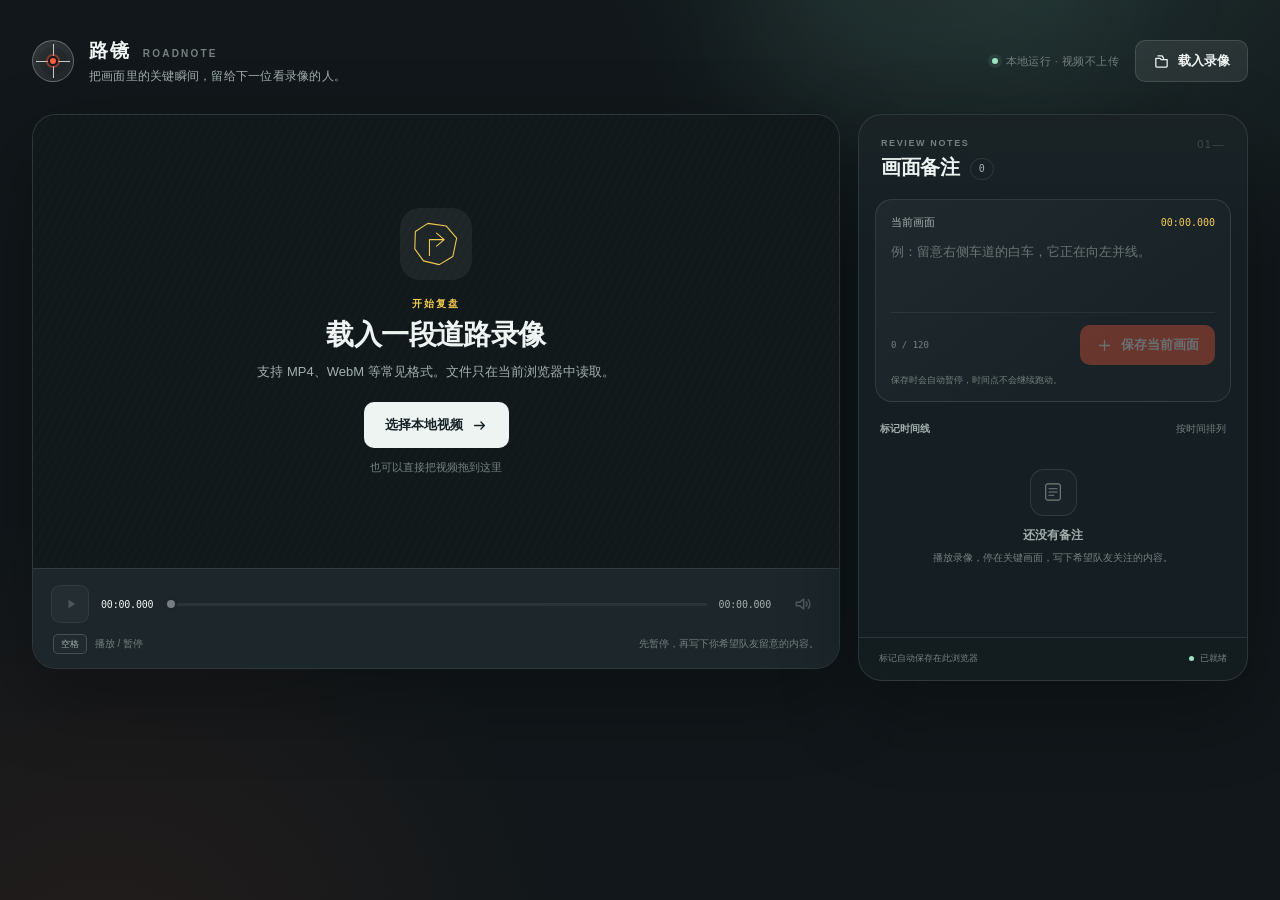
<file: tools/欧俊志-录像标记工具/index.html>
<!doctype html>
<html lang="zh-CN">
  <head>
    <meta charset="UTF-8" />
    <meta name="viewport" content="width=device-width, initial-scale=1.0" />
    <meta
      name="description"
      content="路镜是一款本地运行的交通录像标记工具，可为画面添加时间备注并一键回看。"
    />
    <title>路镜 · 交通录像标记</title>
    <link rel="stylesheet" href="styles.css" />
  </head>
  <body>
    <div class="page-glow" aria-hidden="true"></div>

    <div class="app-shell">
      <header class="topbar">
        <div class="brand">
          <div class="brand-mark" aria-hidden="true">
            <span class="brand-mark__lamp"></span>
          </div>
          <div>
            <div class="brand-name">路镜 <span>ROADNOTE</span></div>
            <p>把画面里的关键瞬间，留给下一位看录像的人。</p>
          </div>
        </div>

        <div class="topbar-actions">
          <div class="local-badge">
            <span class="local-badge__dot"></span>
            本地运行 · 视频不上传
          </div>
          <button class="button button--primary" id="openVideoButton" type="button">
            <svg viewBox="0 0 24 24" aria-hidden="true">
              <path d="M4 7.5h6l1.8 2H20v8.8a1.7 1.7 0 0 1-1.7 1.7H5.7A1.7 1.7 0 0 1 4 18.3V7.5Z"></path>
              <path d="M7 4h6l2 3.5"></path>
            </svg>
            载入录像
          </button>
          <input
            id="fileInput"
            class="visually-hidden"
            type="file"
            accept="video/mp4,video/webm,video/quicktime,video/*"
          />
        </div>
      </header>

      <main class="workspace">
        <section class="video-card" id="videoCard" aria-label="录像播放器">
          <div class="video-stage" id="videoStage">
            <video id="video" playsinline preload="metadata"></video>

            <div class="empty-state" id="emptyState">
              <div class="road-sign" aria-hidden="true">
                <svg viewBox="0 0 92 92">
                  <path d="M8 23 31 8l34 5 19 22-7 34-25 15-29-7L7 55 8 23Z"></path>
                  <path d="M34 67V38h27M47 26l14 12-14 12"></path>
                </svg>
              </div>
              <p class="empty-kicker">开始复盘</p>
              <h1>载入一段道路录像</h1>
              <p class="empty-copy">支持 MP4、WebM 等常见格式。文件只在当前浏览器中读取。</p>
              <button class="button button--light" id="emptyOpenButton" type="button">
                选择本地视频
                <svg viewBox="0 0 24 24" aria-hidden="true">
                  <path d="M5 12h14M14 7l5 5-5 5"></path>
                </svg>
              </button>
              <span class="drop-hint">也可以直接把视频拖到这里</span>
            </div>

            <div class="drop-overlay" id="dropOverlay" aria-hidden="true">
              <div class="drop-overlay__inner">
                <svg viewBox="0 0 24 24">
                  <path d="M12 16V4m0 0L7 9m5-5 5 5"></path>
                  <path d="M5 14v4.5A1.5 1.5 0 0 0 6.5 20h11a1.5 1.5 0 0 0 1.5-1.5V14"></path>
                </svg>
                松开以载入录像
              </div>
            </div>

            <div class="video-meta" id="videoMeta" hidden>
              <span id="fileName">未命名录像</span>
              <span class="video-meta__divider"></span>
              <span>本地视频</span>
            </div>

            <button class="stage-play" id="stagePlayButton" type="button" aria-label="播放" hidden>
              <svg class="icon-play" viewBox="0 0 24 24" aria-hidden="true">
                <path d="m9 7 8 5-8 5V7Z"></path>
              </svg>
              <svg class="icon-pause" viewBox="0 0 24 24" aria-hidden="true">
                <path d="M9 7v10M15 7v10"></path>
              </svg>
            </button>
          </div>

          <div class="player-controls" id="playerControls">
            <button class="icon-button play-button" id="playButton" type="button" aria-label="播放" disabled>
              <svg class="icon-play" viewBox="0 0 24 24" aria-hidden="true">
                <path d="m9 7 8 5-8 5V7Z"></path>
              </svg>
              <svg class="icon-pause" viewBox="0 0 24 24" aria-hidden="true">
                <path d="M9 7v10M15 7v10"></path>
              </svg>
            </button>

            <span class="timecode timecode--current" id="currentTime">00:00.000</span>
            <input
              class="timeline"
              id="timeline"
              type="range"
              min="0"
              max="0"
              step="0.01"
              value="0"
              aria-label="播放进度"
              disabled
            />
            <span class="timecode" id="duration">00:00.000</span>
            <button class="icon-button" id="muteButton" type="button" aria-label="静音" disabled>
              <svg class="icon-volume" viewBox="0 0 24 24" aria-hidden="true">
                <path d="M5 10v4h4l5 4V6L9 10H5Z"></path>
                <path d="M17 9.5a4 4 0 0 1 0 5M19.5 7a7.5 7.5 0 0 1 0 10"></path>
              </svg>
              <svg class="icon-muted" viewBox="0 0 24 24" aria-hidden="true">
                <path d="M5 10v4h4l5 4V6L9 10H5Z"></path>
                <path d="m17 10 4 4m0-4-4 4"></path>
              </svg>
            </button>
          </div>

          <div class="player-foot">
            <span><kbd>空格</kbd> 播放 / 暂停</span>
            <span class="player-foot__note">先暂停，再写下你希望队友留意的内容。</span>
          </div>
        </section>

        <aside class="notes-card" aria-label="画面备注">
          <div class="notes-heading">
            <div>
              <p class="eyebrow">REVIEW NOTES</p>
              <h2>画面备注 <span class="note-count" id="noteCount">0</span></h2>
            </div>
            <div class="notes-heading__mark" aria-hidden="true">01—</div>
          </div>

          <div class="composer" id="composer">
            <div class="composer-label">
              <span>当前画面</span>
              <strong id="composerTime">00:00.000</strong>
            </div>
            <textarea
              id="noteInput"
              rows="3"
              maxlength="120"
              placeholder="例：留意右侧车道的白车，它正在向左并线。"
              aria-label="备注内容"
              disabled
            ></textarea>
            <div class="composer-bottom">
              <span class="composer-help"><span id="charCount">0</span> / 120</span>
              <button class="button button--accent" id="saveNoteButton" type="button" disabled>
                <svg viewBox="0 0 24 24" aria-hidden="true">
                  <path d="M12 5v14M5 12h14"></path>
                </svg>
                保存当前画面
              </button>
            </div>
            <p class="composer-tip">保存时会自动暂停，时间点不会继续跑动。</p>
          </div>

          <div class="notes-divider">
            <span>标记时间线</span>
            <span id="notesSortLabel">按时间排列</span>
          </div>

          <div class="notes-list-wrap">
            <div class="notes-empty" id="notesEmpty">
              <div class="notes-empty__icon" aria-hidden="true">
                <svg viewBox="0 0 32 32">
                  <path d="M7 8.5A2.5 2.5 0 0 1 9.5 6h13A2.5 2.5 0 0 1 25 8.5v15a2.5 2.5 0 0 1-2.5 2.5h-13A2.5 2.5 0 0 1 7 23.5v-15Z"></path>
                  <path d="M11 12h10M11 16h10M11 20h6"></path>
                </svg>
              </div>
              <strong>还没有备注</strong>
              <p>播放录像，停在关键画面，写下希望队友关注的内容。</p>
            </div>
            <ol class="notes-list" id="notesList"></ol>
          </div>

          <div class="notes-footer">
            <span>标记自动保存在此浏览器</span>
            <span class="save-status" id="saveStatus">
              <span class="save-status__dot"></span>
              已就绪
            </span>
          </div>
        </aside>
      </main>
    </div>

    <div class="toast" id="toast" role="status" aria-live="polite">
      <span class="toast__icon">✓</span>
      <span id="toastText">备注已保存</span>
    </div>

    <script src="app.js"></script>
  </body>
</html>
</file>
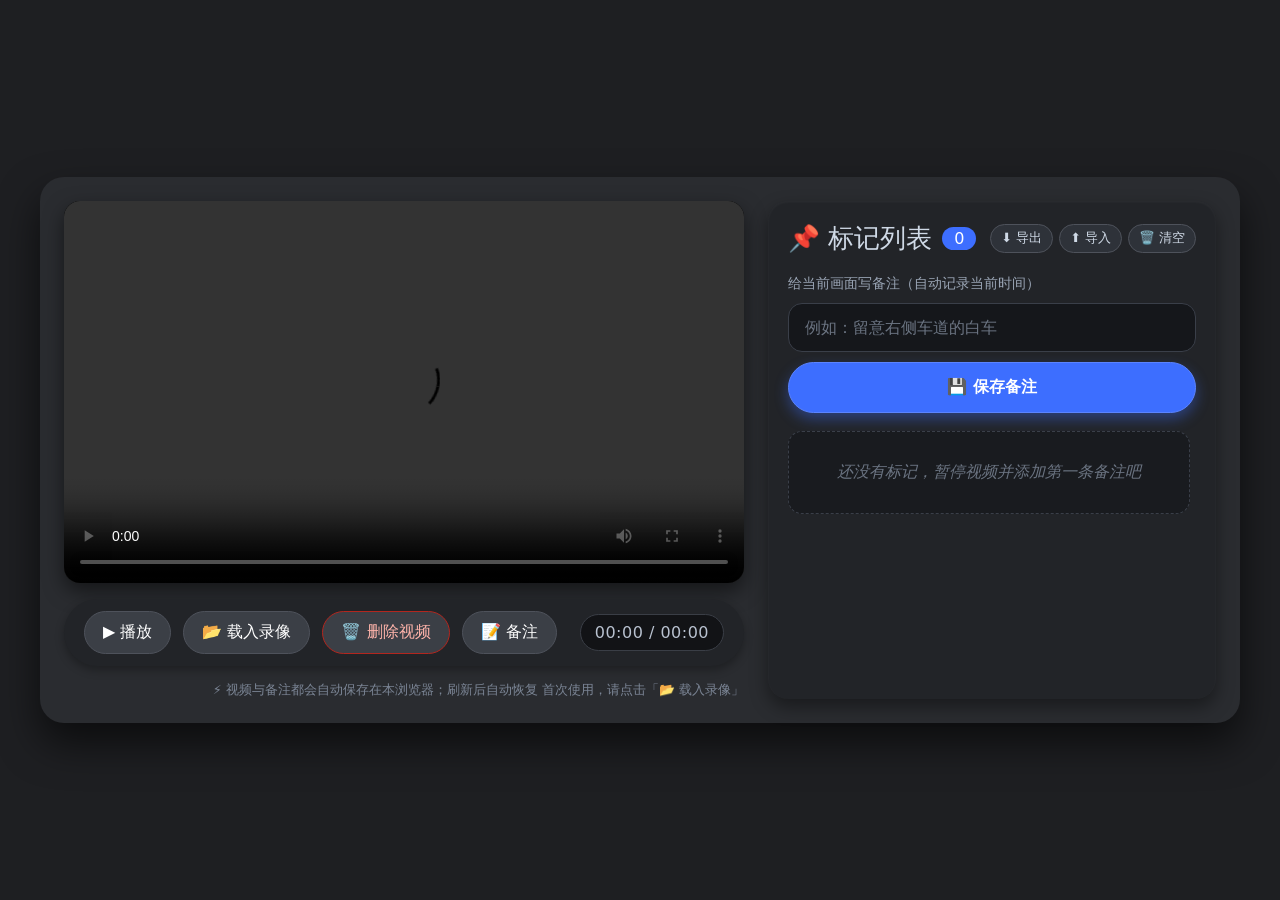
<file: tools/何铭泓-交通录像标记工具/交通录像标记小工具源文件.html>
<!DOCTYPE html>
<html lang="en">
<head>
    <meta charset="UTF-8">
    <meta name="viewport" content="width=device-width, initial-scale=1.0">
    <title>交通录像标记小工具 · 京津车流</title>
    <style>
        * { box-sizing: border-box; font-family: system-ui, -apple-system, 'Segoe UI', Roboto, sans-serif; }
        body {
            background: #1e1f22; color: #eaeef2; margin: 0; min-height: 100vh;
            display: flex; align-items: center; justify-content: center; padding: 20px;
        }
        .container {
            max-width: 1200px; width: 100%; background: #2a2c30; border-radius: 24px;
            box-shadow: 0 20px 40px rgba(0,0,0,0.6); padding: 24px;
            display: flex; flex-wrap: wrap; gap: 24px;
        }
        .video-section { flex: 2; min-width: 500px; display: flex; flex-direction: column; gap: 16px; }
        .video-wrapper {
            background: #0b0c0e; border-radius: 16px; overflow: hidden;
            box-shadow: 0 8px 20px rgba(0,0,0,0.5); aspect-ratio: 16 / 9;
            display: flex; align-items: center; justify-content: center;
        }
        video { width: 100%; height: 100%; object-fit: contain; display: block; background: #000; }
        .controls {
            display: flex; align-items: center; gap: 12px; flex-wrap: wrap;
            background: #222428; padding: 12px 20px; border-radius: 60px;
            box-shadow: 0 4px 10px rgba(0,0,0,0.3);
        }
        .controls button {
            background: #3b3f46; border: 1px solid #4e525b; color: white;
            font-size: 1rem; padding: 10px 18px; border-radius: 40px;
            cursor: pointer; font-weight: 500; transition: background 0.2s;
            display: inline-flex; align-items: center; gap: 6px;
        }
        .controls button:hover { background: #4e545e; }
        .controls button:active { background: #2f3339; }
        .controls button.danger { border-color: #b3261e; color: #ffb4ab; }
        .controls button.danger:hover { background: #b3261e; color: white; }
        .time-display {
            font-variant-numeric: tabular-nums; font-size: 1rem; background: #121316;
            padding: 8px 14px; border-radius: 40px; letter-spacing: 0.5px;
            border: 1px solid #3a3e46; color: #b9c2d0; margin-left: auto;
        }
        .note-section {
            flex: 1.2; min-width: 320px; background: #222428; border-radius: 20px;
            padding: 20px; display: flex; flex-direction: column; gap: 18px;
            box-shadow: inset 0 1px 3px rgba(255,255,255,0.05), 0 8px 18px rgba(0,0,0,0.4);
        }
        .note-section h2 {
            margin: 0; font-size: 1.6rem; font-weight: 500; color: #cfd9e6;
            display: flex; align-items: center; gap: 10px; flex-wrap: wrap;
        }
        .note-section h2 span.badge {
            background: #3d6eff; border-radius: 40px; font-size: 1rem;
            padding: 2px 12px; color: white;
        }
        .h2-btn-group { margin-left: auto; display: flex; gap: 6px; }
        .input-area { display: flex; flex-direction: column; gap: 10px; }
        .input-area label { font-size: 0.9rem; color: #9aa5b5; font-weight: 500; }
        .input-area input {
            background: #15171b; border: 1px solid #3a3f49; color: #eef3fc;
            padding: 14px 16px; border-radius: 14px; font-size: 1rem;
            outline: none; transition: border 0.2s;
        }
        .input-area input:focus { border-color: #3d6eff; box-shadow: 0 0 0 2px rgba(61,110,255,0.3); }
        .input-area input::placeholder { color: #6b7482; }
        .save-btn {
            background: #3d6eff; border: 1px solid #5b84ff; color: white;
            font-weight: 600; padding: 14px 20px; border-radius: 40px; font-size: 1rem;
            cursor: pointer; transition: background 0.2s; display: flex;
            align-items: center; justify-content: center; gap: 8px;
            box-shadow: 0 6px 14px rgba(61,110,255,0.4);
        }
        .save-btn:hover { background: #2b5be0; }
        .save-btn:active { background: #1f46b8; }
        .notes-list {
            flex: 1; overflow-y: auto; max-height: 380px; display: flex;
            flex-direction: column; gap: 10px; padding-right: 6px;
        }
        .notes-list::-webkit-scrollbar { width: 6px; }
        .notes-list::-webkit-scrollbar-track { background: #1b1d21; border-radius: 10px; }
        .notes-list::-webkit-scrollbar-thumb { background: #3b3f46; border-radius: 10px; }
        .note-item {
            background: #1b1d21; border-left: 5px solid #3d6eff; padding: 12px 16px;
            border-radius: 12px; cursor: pointer; transition: background 0.15s, transform 0.1s;
            display: flex; align-items: center; gap: 12px; border: 1px solid #32363e;
        }
        .note-item:hover { background: #2b3038; border-left-color: #6b92ff; }
        .note-item:active { background: #1f2329; }
        .note-item .note-body { flex: 1; display: flex; flex-direction: column; gap: 4px; min-width: 0; }
        .note-time {
            font-family: 'SF Mono', 'Fira Code', monospace; font-size: 0.85rem;
            color: #9bb0d0; display: flex; align-items: center; gap: 6px;
        }
        .note-text { font-size: 1rem; color: #f0f4fe; word-break: break-word; line-height: 1.4; }
        .delete-btn {
            flex-shrink: 0; background: transparent; border: 1px solid #4e525b;
            color: #9aa5b5; width: 30px; height: 30px; border-radius: 50%;
            cursor: pointer; font-size: 0.85rem; line-height: 1;
            display: flex; align-items: center; justify-content: center;
            transition: background 0.15s, color 0.15s, border-color 0.15s;
        }
        .delete-btn:hover { background: #b3261e; color: white; border-color: #b3261e; }
        .empty-state {
            color: #6b7482; font-style: italic; padding: 30px 10px; text-align: center;
            background: #191b1f; border-radius: 14px; border: 1px dashed #3a3f49;
        }
        .file-hint { font-size: 0.8rem; color: #7b8595; text-align: right; }
        .mini-btn {
            background: #2e3239; border: 1px solid #4e525b; color: #cfd9e6;
            font-size: 0.8rem; padding: 5px 10px; border-radius: 30px;
            cursor: pointer; transition: background 0.15s;
        }
        .mini-btn:hover { background: #3d434c; }
        .mini-btn:active { background: #22262c; }
        .status-msg { font-size: 0.8rem; color: #7b8595; min-height: 18px; }
    </style>
</head>
<body>
<div class="container">
    <div class="video-section">
        <div class="video-wrapper">
            <video id="videoPlayer" src="" preload="metadata" controls></video>
        </div>
        <div class="controls">
            <button id="playPauseBtn">▶ 播放</button>
            <button id="loadVideoBtn">📂 载入录像</button>
            <button id="deleteVideoBtn" class="danger" title="移除当前视频（备注会保留）">🗑️ 删除视频</button>
            <button id="addNoteQuickBtn" title="快速聚焦备注输入框">📝 备注</button>
            <div class="time-display" id="currentTimeDisplay">00:00 / 00:00</div>
        </div>
        <div class="file-hint">
            ⚡ 视频与备注都会自动保存在本浏览器；刷新后自动恢复
            <span id="videoStatus" class="status-msg"></span>
        </div>
    </div>

    <div class="note-section">
        <h2>
            📌 标记列表 <span class="badge" id="noteCount">0</span>
            <span class="h2-btn-group">
                <button id="exportBtn" class="mini-btn" title="导出标记为JSON文件">⬇️ 导出</button>
                <button id="importBtn" class="mini-btn" title="从JSON文件导入标记">⬆️ 导入</button>
                <button id="clearAllBtn" class="mini-btn" title="清空全部标记（不可恢复）">🗑️ 清空</button>
            </span>
        </h2>
        <div class="input-area">
            <label for="noteInput">给当前画面写备注（自动记录当前时间）</label>
            <input type="text" id="noteInput" placeholder="例如：留意右侧车道的白车" maxlength="120" autocomplete="off">
            <button class="save-btn" id="saveNoteBtn">💾 保存备注</button>
        </div>
        <div class="notes-list" id="notesList">
            <div class="empty-state">还没有标记，暂停视频并添加第一条备注吧</div>
        </div>
    </div>
</div>

<input type="file" id="fileInput" accept="video/mp4,video/quicktime,video/webm,video/ogg" style="display:none">

<script>
(function() {
    // ---------- DOM ----------
    const video          = document.getElementById('videoPlayer');
    const playPauseBtn   = document.getElementById('playPauseBtn');
    const loadVideoBtn   = document.getElementById('loadVideoBtn');
    const deleteVideoBtn = document.getElementById('deleteVideoBtn');
    const quickNoteBtn   = document.getElementById('addNoteQuickBtn');
    const timeDisplay    = document.getElementById('currentTimeDisplay');
    const noteInput      = document.getElementById('noteInput');
    const saveBtn        = document.getElementById('saveNoteBtn');
    const notesContainer = document.getElementById('notesList');
    const noteCountSpan  = document.getElementById('noteCount');
    const fileInput      = document.getElementById('fileInput');
    const exportBtn      = document.getElementById('exportBtn');
    const importBtn      = document.getElementById('importBtn');
    const clearAllBtn    = document.getElementById('clearAllBtn');
    const videoStatus    = document.getElementById('videoStatus');

    // ---------- localStorage（备注） ----------
    const STORAGE_KEY = 'traffic_video_notes_v1';
    let notes = [];

    function loadNotesFromStorage() {
        try {
            const raw = localStorage.getItem(STORAGE_KEY);
            if (raw) {
                const parsed = JSON.parse(raw);
                if (Array.isArray(parsed)) {
                    notes = parsed.filter(n => n && typeof n.time === 'number' && typeof n.text === 'string');
                }
            }
        } catch (e) {
            console.warn('读取本地备注失败', e);
            notes = [];
        }
    }

    function saveNotesToStorage() {
        try {
            localStorage.setItem(STORAGE_KEY, JSON.stringify(notes));
        } catch (e) {
            console.warn('保存本地备注失败', e);
        }
    }

    // ---------- IndexedDB（视频文件） ----------
    const DB_NAME = 'traffic_video_db';
    const DB_VERSION = 1;
    const STORE_NAME = 'videos';
    const VIDEO_KEY = 'current_video';
    let db = null;

    function openDB() {
        return new Promise((resolve, reject) => {
            if (db) { resolve(db); return; }
            const req = indexedDB.open(DB_NAME, DB_VERSION);
            req.onerror = () => reject(req.error);
            req.onsuccess = () => { db = req.result; resolve(db); };
            req.onupgradeneeded = (e) => {
                const database = e.target.result;
                if (!database.objectStoreNames.contains(STORE_NAME)) {
                    database.createObjectStore(STORE_NAME);
                }
            };
        });
    }

    async function saveVideoToDB(file) {
        try {
            const database = await openDB();
            return new Promise((resolve, reject) => {
                const tx = database.transaction(STORE_NAME, 'readwrite');
                const store = tx.objectStore(STORE_NAME);
                store.put({
                    blob: file,
                    name: file.name,
                    type: file.type,
                    lastModified: file.lastModified || Date.now()
                }, VIDEO_KEY);
                tx.oncomplete = () => resolve();
                tx.onerror = () => reject(tx.error);
                tx.onabort = () => reject(tx.error);
            });
        } catch (e) {
            console.warn('保存视频到 IndexedDB 失败', e);
            throw e;
        }
    }

    async function loadVideoFromDB() {
        try {
            const database = await openDB();
            return new Promise((resolve, reject) => {
                const tx = database.transaction(STORE_NAME, 'readonly');
                const store = tx.objectStore(STORE_NAME);
                const req = store.get(VIDEO_KEY);
                req.onsuccess = () => resolve(req.result || null);
                req.onerror = () => reject(req.error);
            });
        } catch (e) {
            console.warn('读取 IndexedDB 视频失败', e);
            return null;
        }
    }

    async function clearVideoFromDB() {
        try {
            const database = await openDB();
            return new Promise((resolve, reject) => {
                const tx = database.transaction(STORE_NAME, 'readwrite');
                const store = tx.objectStore(STORE_NAME);
                store.delete(VIDEO_KEY);
                tx.oncomplete = () => resolve();
                tx.onerror = () => reject(tx.error);
            });
        } catch (e) {
            console.warn('清除视频失败', e);
        }
    }

    function restoreVideoRecord(record) {
        if (!record || !record.blob) return false;
        try {
            const url = URL.createObjectURL(record.blob);
            video.src = url;
            video.load();
            videoStatus.textContent = `已恢复：${record.name || '上次的视频'}`;
            return true;
        } catch (e) {
            console.warn('恢复视频失败', e);
            return false;
        }
    }

    // ---------- 工具 ----------
    function formatTime(sec) {
        if (isNaN(sec) || !isFinite(sec)) return '00:00';
        const h = Math.floor(sec / 3600);
        const m = Math.floor((sec % 3600) / 60);
        const s = Math.floor(sec % 60);
        return h > 0
            ? `${String(h).padStart(2,'0')}:${String(m).padStart(2,'0')}:${String(s).padStart(2,'0')}`
            : `${String(m).padStart(2,'0')}:${String(s).padStart(2,'0')}`;
    }

    function updateTimeDisplay() {
        const cur = video.currentTime || 0;
        const dur = video.duration || 0;
        timeDisplay.textContent = `${formatTime(cur)} / ${formatTime(dur)}`;
    }

    function updatePlayPause() {
        playPauseBtn.innerHTML = video.paused ? '▶ 播放' : '⏸️ 暂停';
    }

    // ---------- 渲染 ----------
    function renderNotes() {
        if (notes.length === 0) {
            notesContainer.innerHTML = '<div class="empty-state">还没有标记，暂停视频并添加第一条备注吧</div>';
            noteCountSpan.textContent = '0';
            return;
        }

        const sorted = [...notes].sort((a, b) => a.time - b.time);
        notesContainer.innerHTML = '';

        sorted.forEach(note => {
            const item = document.createElement('div');
            item.className = 'note-item';
            item.dataset.id = note.id;
            item.dataset.time = note.time;

            const body = document.createElement('div');
            body.className = 'note-body';

            const timeDiv = document.createElement('div');
            timeDiv.className = 'note-time';
            timeDiv.innerHTML = `⏱️ ${formatTime(note.time)}`;

            const textDiv = document.createElement('div');
            textDiv.className = 'note-text';
            textDiv.textContent = note.text;

            body.appendChild(timeDiv);
            body.appendChild(textDiv);

            const delBtn = document.createElement('button');
            delBtn.className = 'delete-btn';
            delBtn.title = '删除这条备注';
            delBtn.textContent = '✕';
            delBtn.addEventListener('click', (e) => {
                e.stopPropagation();
                if (confirm('删除这条备注？')) {
                    notes = notes.filter(n => n.id !== note.id);
                    saveNotesToStorage();
                    renderNotes();
                }
            });

            item.appendChild(body);
            item.appendChild(delBtn);

            item.addEventListener('click', () => {
                if (!video.src) { alert('请先载入录像'); return; }
                if (isNaN(video.duration)) return;
                const target = parseFloat(item.dataset.time);
                if (!isNaN(target)) {
                    video.currentTime = Math.min(target, video.duration - 0.05);
                    updateTimeDisplay();
                    item.style.background = '#3d6eff44';
                    setTimeout(() => { item.style.background = ''; }, 200);
                }
            });

            notesContainer.appendChild(item);
        });

        noteCountSpan.textContent = notes.length;
    }

    // ---------- 添加 ----------
    function addNote() {
        if (!video.src) {
            alert('请先点击「📂 载入录像」选择视频文件');
            return;
        }
        if (isNaN(video.duration) || video.duration === 0) {
            alert('视频尚未加载完成，请稍候');
            return;
        }
        const text = noteInput.value.trim();
        if (!text) {
            alert('请输入备注内容');
            noteInput.focus();
            return;
        }
        const time = video.currentTime;
        if (isNaN(time) || time < 0) {
            alert('视频时间无效');
            return;
        }
        const safeTime = Math.min(time, video.duration);

        notes.push({
            id: Date.now() + '-' + Math.random().toString(36).slice(2, 8),
            time: safeTime,
            text: text
        });

        saveNotesToStorage();
        noteInput.value = '';
        renderNotes();
        noteInput.focus();
    }

    // ---------- 导出 / 导入 / 清空 ----------
    function exportNotes() {
        if (notes.length === 0) {
            alert('当前没有标记可导出');
            return;
        }
        const dataStr = JSON.stringify(notes, null, 2);
        const blob = new Blob([dataStr], { type: 'application/json' });
        const url = URL.createObjectURL(blob);
        const a = document.createElement('a');
        a.href = url;
        a.download = `traffic_notes_${new Date().toISOString().slice(0,19).replace(/[:T]/g,'-')}.json`;
        document.body.appendChild(a);
        a.click();
        document.body.removeChild(a);
        URL.revokeObjectURL(url);
    }

    function importNotes() {
        const input = document.createElement('input');
        input.type = 'file';
        input.accept = 'application/json,.json';
        input.onchange = (e) => {
            const file = e.target.files[0];
            if (!file) return;
            const reader = new FileReader();
            reader.onload = (ev) => {
                try {
                    const parsed = JSON.parse(ev.target.result);
                    if (!Array.isArray(parsed)) {
                        alert('文件格式不正确：应为备注数组');
                        return;
                    }
                    const valid = parsed.filter(n => n && typeof n.time === 'number' && typeof n.text === 'string');
                    if (valid.length === 0) {
                        alert('文件中没有有效的备注记录');
                        return;
                    }
                    if (notes.length > 0) {
                        if (!confirm(`当前已有 ${notes.length} 条备注，导入后将合并。继续？`)) return;
                    }
                    const existingIds = new Set(notes.map(n => n.id));
                    let added = 0;
                    valid.forEach(n => {
                        const id = n.id || (Date.now() + '-' + Math.random().toString(36).slice(2,8));
                        if (!existingIds.has(id)) {
                            notes.push({ ...n, id });
                            existingIds.add(id);
                            added++;
                        }
                    });
                    saveNotesToStorage();
                    renderNotes();
                    alert(`导入完成，新增 ${added} 条备注。`);
                } catch (err) {
                    alert('导入失败：文件不是合法的 JSON');
                    console.error(err);
                }
            };
            reader.readAsText(file);
        };
        input.click();
    }

    function clearAllNotes() {
        if (notes.length === 0) {
            alert('当前没有标记可清空');
            return;
        }
        if (confirm(`确定清空全部 ${notes.length} 条标记吗？此操作不可恢复（建议先导出备份）。`)) {
            notes = [];
            saveNotesToStorage();
            renderNotes();
        }
    }

    // ---------- 删除视频（保留备注） ----------
    async function deleteVideo() {
        if (!video.src) {
            alert('当前没有载入视频');
            return;
        }
        if (!confirm('确定移除当前视频吗？\n（备注标记会保留，IndexedDB 中的视频副本也会删除，刷新后不会再自动恢复）')) {
            return;
        }
        // 清空 <video>
        video.pause();
        video.removeAttribute('src');
        video.load();
        // 释放旧 blob URL（如果有）
        try {
            if (video.src && video.src.startsWith('blob:')) {
                URL.revokeObjectURL(video.src);
            }
        } catch (e) {}
        // 清 IndexedDB
        await clearVideoFromDB();
        videoStatus.textContent = '视频已删除，备注已保留';
        updateTimeDisplay();
        updatePlayPause();
    }

    // ---------- 事件绑定 ----------
    playPauseBtn.addEventListener('click', () => {
        if (!video.src) { alert('请先载入录像'); return; }
        if (video.paused) video.play().catch(e => console.warn(e));
        else video.pause();
    });

    loadVideoBtn.addEventListener('click', () => fileInput.click());
    deleteVideoBtn.addEventListener('click', deleteVideo);

    fileInput.addEventListener('change', async (e) => {
        const file = e.target.files[0];
        if (!file) return;
        const url = URL.createObjectURL(file);
        video.src = url;
        video.load();
        video.pause();
        updatePlayPause();
        updateTimeDisplay();
        fileInput.value = '';

        videoStatus.textContent = '正在保存视频到本地…';
        try {
            await saveVideoToDB(file);
            videoStatus.textContent = `已保存：${file.name}`;
        } catch (err) {
            videoStatus.textContent = '视频保存失败（可能空间不足），刷新后需重新选择';
        }
    });

    quickNoteBtn.addEventListener('click', () => {
        noteInput.focus();
        noteInput.style.background = '#2a3a5a';
        setTimeout(() => { noteInput.style.background = ''; }, 200);
    });

    saveBtn.addEventListener('click', addNote);
    noteInput.addEventListener('keypress', (e) => {
        if (e.key === 'Enter') { e.preventDefault(); addNote(); }
    });

    video.addEventListener('timeupdate', updateTimeDisplay);
    video.addEventListener('durationchange', updateTimeDisplay);
    video.addEventListener('play', updatePlayPause);
    video.addEventListener('pause', updatePlayPause);
    video.addEventListener('loadedmetadata', () => {
        updateTimeDisplay();
        updatePlayPause();
    });

    exportBtn.addEventListener('click', exportNotes);
    importBtn.addEventListener('click', importNotes);
    clearAllBtn.addEventListener('click', clearAllNotes);

    // ---------- 初始化 ----------
    (async function init() {
        loadNotesFromStorage();
        renderNotes();
        updateTimeDisplay();
        updatePlayPause();

        try {
            const record = await loadVideoFromDB();
            if (record && record.blob) {
                restoreVideoRecord(record);
                video.addEventListener('loadedmetadata', function onMeta() {
                    updateTimeDisplay();
                    video.removeEventListener('loadedmetadata', onMeta);
                });
            } else {
                videoStatus.textContent = '首次使用，请点击「📂 载入录像」';
            }
        } catch (e) {
            console.warn(e);
            videoStatus.textContent = '无法恢复上次视频，请重新载入';
        }
    })();
})();
</script>
</body>
</html>
</file>
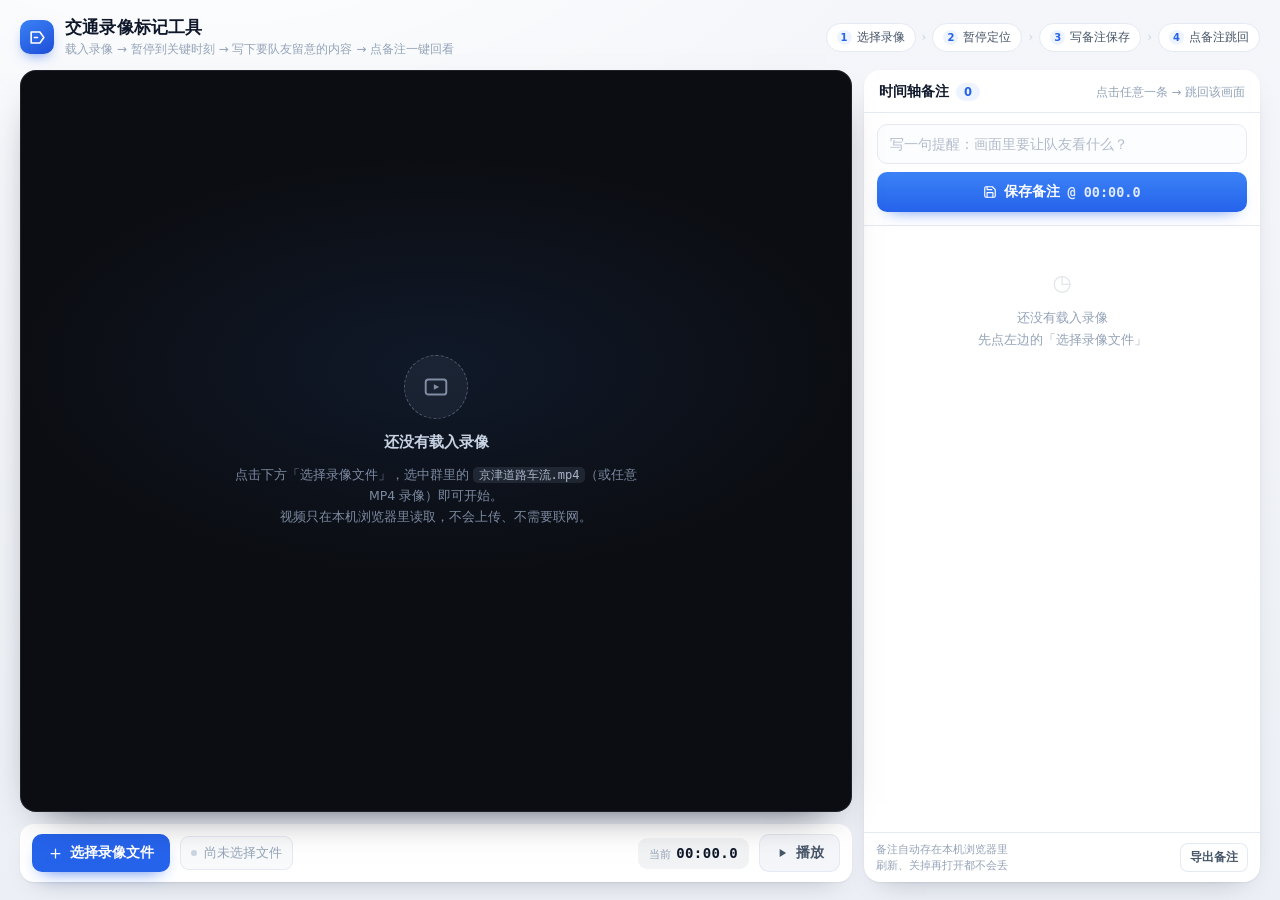
<file: tools/录像标记工具/录像标记工具.html>
<!DOCTYPE html>
<html lang="zh-CN">
<head>
<meta charset="UTF-8">
<meta name="viewport" content="width=device-width, initial-scale=1">
<title>交通录像标记工具</title>
<style>
  /* ===================== 基础与主题变量 ===================== */
  :root{
    --bg:#eceff5;
    --card:#ffffff;
    --ink:#0f172a;
    --ink-2:#475569;
    --ink-3:#94a3b8;
    --line:#e4e9f2;
    --accent:#2563eb;
    --accent-soft:#eef4ff;
    --stage:#0b0d12;
    --ok:#0f9d58;
    --warn:#c2410c;
    --danger:#dc2626;
    --radius:16px;
    --shadow:0 1px 2px rgba(15,23,42,.06), 0 12px 28px -18px rgba(15,23,42,.35);
  }
  *{ box-sizing:border-box; }
  html,body{ height:100%; }
  body{
    margin:0;
    font-family:"Microsoft YaHei","PingFang SC","Hiragino Sans GB",system-ui,-apple-system,"Segoe UI",sans-serif;
    color:var(--ink);
    background:
      radial-gradient(1200px 500px at 15% -10%, #ffffff 0%, rgba(255,255,255,0) 60%),
      linear-gradient(180deg,#f4f6fa 0%, var(--bg) 100%);
    -webkit-font-smoothing:antialiased;
  }
  .app{
    height:100%;
    max-width:1500px;
    margin:0 auto;
    padding:16px 20px 18px;
    display:flex;
    flex-direction:column;
    gap:12px;
  }

  /* ===================== 顶部标题栏 ===================== */
  header{
    display:flex;
    align-items:center;
    justify-content:space-between;
    gap:16px;
    flex-wrap:wrap;
  }
  .brand{ display:flex; align-items:center; gap:11px; }
  .logo{
    width:34px; height:34px; border-radius:10px;
    background:linear-gradient(150deg,#3b82f6,#1d4ed8);
    box-shadow:0 6px 14px -6px rgba(37,99,235,.75);
    display:grid; place-items:center; flex:0 0 auto;
  }
  .logo svg{ width:19px; height:19px; }
  .brand h1{
    font-size:17px; margin:0; font-weight:700; letter-spacing:.2px;
  }
  .tagline{ font-size:12px; color:var(--ink-3); margin-top:2px; }
  .steps{ display:flex; align-items:center; gap:6px; flex-wrap:wrap; font-size:12px; color:var(--ink-2); }
  .steps b{
    display:inline-flex; align-items:center; gap:5px;
    background:#fff; border:1px solid var(--line); border-radius:999px;
    padding:5px 10px; font-weight:500;
  }
  .steps b i{
    font-style:normal; width:15px; height:15px; border-radius:50%;
    background:var(--accent-soft); color:var(--accent);
    font-size:10px; font-weight:700; display:grid; place-items:center;
  }
  .steps .arrow{ color:#cbd5e1; }

  /* ===================== 主区域布局 ===================== */
  main{
    flex:1; min-height:0;
    display:grid;
    grid-template-columns:minmax(0,1fr) 396px;
    gap:12px;
  }
  .stage-col{ display:flex; flex-direction:column; gap:12px; min-width:0; min-height:0; }

  /* ---------- 播放区 ---------- */
  .stage{
    position:relative;
    flex:1; min-height:0;
    background:var(--stage);
    border-radius:var(--radius);
    overflow:hidden;
    display:flex; align-items:center; justify-content:center;
    box-shadow:0 18px 40px -26px rgba(2,6,23,.9), inset 0 0 0 1px rgba(148,163,184,.14);
  }
  video{
    width:100%; height:100%;
    object-fit:contain;
    background:#000;
    display:none;
  }
  body.has-video video{ display:block; }

  /* 未载入录像时的引导画面 */
  .empty-state{
    position:absolute; inset:0;
    display:flex; flex-direction:column; align-items:center; justify-content:center;
    gap:12px; text-align:center; padding:26px;
    color:#93a0b8;
    background:radial-gradient(600px 300px at 50% 40%, rgba(59,130,246,.10), transparent 70%);
  }
  body.has-video .empty-state{ display:none; }
  .empty-state .ring{
    width:64px; height:64px; border-radius:50%;
    display:grid; place-items:center;
    border:1px dashed rgba(148,163,184,.45);
    background:rgba(148,163,184,.08);
  }
  .empty-state .ring svg{ width:26px; height:26px; opacity:.85; }
  .empty-state h2{ margin:2px 0 0; font-size:15px; color:#c7d2e2; font-weight:600; }
  .empty-state p{ margin:0; font-size:12.5px; line-height:1.7; max-width:420px; color:#7c8aa1; }
  .empty-state code{
    background:rgba(148,163,184,.14); border-radius:5px; padding:1px 6px;
    color:#a9b6c9; font-family:Consolas,Menlo,monospace; font-size:12px;
  }

  /* ---------- 工具条 ---------- */
  .toolbar{
    display:flex; align-items:center; gap:10px; flex-wrap:wrap;
    background:var(--card);
    border-radius:14px;
    padding:10px 12px;
    box-shadow:var(--shadow);
  }
  button{ font-family:inherit; cursor:pointer; border:none; }
  .btn{
    height:38px; padding:0 16px; border-radius:10px;
    font-size:13.5px; font-weight:600;
    display:inline-flex; align-items:center; gap:7px;
    transition:transform .08s ease, box-shadow .15s ease, background .15s ease;
  }
  .btn:active{ transform:translateY(1px); }
  .btn-primary{
    background:var(--accent); color:#fff;
    box-shadow:0 8px 18px -10px rgba(37,99,235,.95);
  }
  .btn-primary:hover{ background:#1d4ed8; }
  .btn-ghost{
    background:#f4f6fa; color:var(--ink-2);
    box-shadow:inset 0 0 0 1px var(--line);
  }
  .btn-ghost:hover{ background:#eef2f8; color:var(--ink); }
  .btn-primary.flash{ animation:flash .55s ease 2; }
  @keyframes flash{
    0%,100%{ box-shadow:0 8px 18px -10px rgba(37,99,235,.95); }
    50%{ box-shadow:0 0 0 4px rgba(37,99,235,.35), 0 8px 18px -10px rgba(37,99,235,.95); }
  }

  .file-chip{
    display:inline-flex; align-items:center; gap:7px;
    height:34px; padding:0 11px; border-radius:9px;
    background:#f8fafc; box-shadow:inset 0 0 0 1px var(--line);
    font-size:12.5px; color:var(--ink-3);
    max-width:min(340px,42vw); min-width:0;
  }
  .file-chip.loaded{ color:var(--ink-2); background:#f2f8f4; box-shadow:inset 0 0 0 1px #cfe9d9; }
  .file-chip .dot{ width:6px; height:6px; border-radius:50%; background:#cbd5e1; flex:0 0 auto; }
  .file-chip.loaded .dot{ background:var(--ok); box-shadow:0 0 0 3px rgba(15,157,88,.14); }
  .file-chip span{ overflow:hidden; text-overflow:ellipsis; white-space:nowrap; }

  .spacer{ flex:1 1 auto; }

  .timecode{
    font-family:Consolas,Menlo,monospace;
    font-variant-numeric:tabular-nums;
    font-size:14px; font-weight:700; color:#0f172a;
    background:#0f172a0d; border-radius:9px;
    padding:7px 11px; letter-spacing:.4px;
  }
  .timecode small{ font-weight:500; color:var(--ink-3); font-size:11px; margin-right:5px; letter-spacing:0; }

  /* ---------- 右侧备注面板 ---------- */
  .panel{
    background:var(--card);
    border-radius:var(--radius);
    box-shadow:var(--shadow);
    display:flex; flex-direction:column;
    min-height:0;
    overflow:hidden;
  }
  .panel-head{
    display:flex; align-items:center; justify-content:space-between;
    padding:13px 15px 11px;
    border-bottom:1px solid var(--line);
  }
  .panel-head h3{ margin:0; font-size:14px; font-weight:700; display:flex; align-items:center; gap:7px; }
  .count-pill{
    background:var(--accent-soft); color:var(--accent);
    font-size:11.5px; font-weight:700; border-radius:999px; padding:2px 8px;
    font-variant-numeric:tabular-nums;
  }
  .panel-head .sub{ font-size:11.5px; color:var(--ink-3); }

  .composer{ padding:11px 13px 13px; border-bottom:1px solid var(--line); display:flex; flex-direction:column; gap:8px; }
  #noteInput{
    height:40px; width:100%;
    border:1px solid var(--line); border-radius:10px;
    padding:0 12px; font-size:13.5px; color:var(--ink);
    font-family:inherit; background:#fcfdff;
    transition:border-color .15s, box-shadow .15s;
  }
  #noteInput::placeholder{ color:#b3bccb; }
  #noteInput:focus{ outline:none; border-color:#a9c2f7; box-shadow:0 0 0 3px rgba(37,99,235,.13); background:#fff; }
  #saveBtn{
    height:40px; border-radius:10px;
    background:linear-gradient(180deg,#3b82f6,#2563eb);
    color:#fff; font-size:13.5px; font-weight:600;
    display:flex; align-items:center; justify-content:center; gap:7px;
    box-shadow:0 8px 18px -12px rgba(37,99,235,1);
  }
  #saveBtn:hover{ background:linear-gradient(180deg,#2f74ec,#1d4ed8); }
  #saveBtn:active{ transform:translateY(1px); }
  #saveBtn .now{ font-family:Consolas,Menlo,monospace; opacity:.85; font-weight:700; }

  /* 备注列表 */
  .list{
    list-style:none; margin:0; padding:8px 9px;
    flex:1; min-height:0; overflow-y:auto;
    display:flex; flex-direction:column; gap:5px;
    scrollbar-width:thin;
  }
  .list::-webkit-scrollbar{ width:8px; }
  .list::-webkit-scrollbar-thumb{ background:#dfe5ee; border-radius:8px; }

  .item{
    display:grid;
    grid-template-columns:auto minmax(0,1fr) auto;
    align-items:start; gap:9px;
    padding:9px 9px 9px 10px;
    border-radius:10px;
    border:1px solid transparent;
    cursor:pointer;
    transition:background .13s, border-color .13s, box-shadow .13s;
  }
  .item:hover{ background:#f7faff; border-color:#e3ecfd; }
  .item:focus-visible{ outline:2px solid rgba(37,99,235,.4); outline-offset:1px; }
  .item.active{
    background:var(--accent-soft); border-color:#bcd0fb;
    box-shadow:inset 3px 0 0 var(--accent);
  }
  .time-badge{
    font-family:Consolas,Menlo,monospace; font-variant-numeric:tabular-nums;
    font-size:12px; font-weight:700; color:#1d4ed8;
    background:#e8f0ff; border-radius:6px; padding:3px 6px;
    line-height:1.35; white-space:nowrap;
  }
  .item.active .time-badge{ background:#dbe7ff; }
  .note-text{
    font-size:13px; line-height:1.55; color:#1e293b;
    padding-top:1px; word-break:break-word;
  }
  .del{
    width:22px; height:22px; border-radius:6px;
    background:transparent; color:#c3ccda; font-size:15px; line-height:1;
    display:grid; place-items:center;
    opacity:0; transition:opacity .13s, background .13s, color .13s;
  }
  .item:hover .del{ opacity:1; }
  .del:hover{ background:#fee2e2; color:var(--danger); }

  .list-empty{
    display:flex; flex-direction:column; align-items:center; justify-content:center;
    gap:6px; text-align:center; padding:30px 18px; color:var(--ink-3);
    font-size:12.5px; line-height:1.7;
  }
  .list-empty .k{ font-size:22px; opacity:.28; }

  .panel-foot{
    border-top:1px solid var(--line);
    padding:9px 12px;
    display:flex; align-items:center; justify-content:space-between; gap:8px;
  }
  .panel-foot .tip{ font-size:11px; color:var(--ink-3); line-height:1.4; }
  #exportBtn{
    background:#fff; color:var(--ink-2); font-size:12px; font-weight:600;
    border-radius:8px; padding:6px 10px;
    box-shadow:inset 0 0 0 1px var(--line);
    white-space:nowrap;
  }
  #exportBtn:hover{ background:#f6f8fc; color:var(--ink); }

  /* ---------- 轻提示 ---------- */
  .toast{
    position:fixed; left:50%; top:74px; transform:translate(-50%, -10px);
    background:#111827; color:#fff;
    font-size:13px; padding:10px 16px; border-radius:10px;
    box-shadow:0 16px 34px -14px rgba(2,6,23,.8);
    opacity:0; pointer-events:none;
    transition:opacity .18s ease, transform .18s ease;
    z-index:99; max-width:80vw;
  }
  .toast.show{ opacity:1; transform:translate(-50%,0); }
  .toast.ok{ background:#0f172a; border-left:3px solid var(--ok); }
  .toast.warn{ background:#1f2937; border-left:3px solid #f59e0b; }

  /* ---------- 窄屏适配 ---------- */
  @media (max-width: 980px){
    .app{ height:auto; padding:12px; }
    main{ grid-template-columns:1fr; }
    .stage{ min-height:46vh; }
    .panel{ min-height:420px; }
    .steps{ display:none; }
  }
</style>
</head>
<body>
<div class="app">

  <header>
    <div class="brand">
      <div class="logo" aria-hidden="true">
        <svg viewBox="0 0 24 24" fill="none" stroke="#fff" stroke-width="2" stroke-linecap="round" stroke-linejoin="round">
          <path d="M4 5h11l5 7-5 7H4z"/><path d="M8 12h4"/>
        </svg>
      </div>
      <div>
        <h1>交通录像标记工具</h1>
        <div class="tagline">载入录像 → 暂停到关键时刻 → 写下要队友留意的内容 → 点备注一键回看</div>
      </div>
    </div>
    <div class="steps" aria-hidden="true">
      <b><i>1</i>选择录像</b><span class="arrow">›</span>
      <b><i>2</i>暂停定位</b><span class="arrow">›</span>
      <b><i>3</i>写备注保存</b><span class="arrow">›</span>
      <b><i>4</i>点备注跳回</b>
    </div>
  </header>

  <main>
    <!-- ============ 左：播放区 ============ -->
    <section class="stage-col">
      <div class="stage" id="stage">
        <video id="video" controls playsinline preload="metadata"></video>
        <div class="empty-state" id="emptyState">
          <div class="ring">
            <svg viewBox="0 0 24 24" fill="none" stroke="currentColor" stroke-width="1.8" stroke-linecap="round" stroke-linejoin="round">
              <rect x="2.5" y="5" width="19" height="14" rx="2.5"/>
              <path d="M10 9.5l5 2.5-5 2.5z" fill="currentColor" stroke="none"/>
            </svg>
          </div>
          <h2>还没有载入录像</h2>
          <p>点击下方「选择录像文件」，选中群里的 <code>京津道路车流.mp4</code>（或任意 MP4 录像）即可开始。<br>视频只在本机浏览器里读取，不会上传、不需要联网。</p>
        </div>
      </div>

      <div class="toolbar">
        <button class="btn btn-primary" id="pickBtn" type="button">
          <svg width="15" height="15" viewBox="0 0 24 24" fill="none" stroke="currentColor" stroke-width="2" stroke-linecap="round" stroke-linejoin="round">
            <path d="M12 5v14M5 12h14"/>
          </svg>
          选择录像文件
        </button>
        <input type="file" id="fileInput" accept="video/mp4,video/*,.mp4,.webm,.mov" hidden>
        <div class="file-chip" id="fileChip"><span class="dot"></span><span id="fileName">尚未选择文件</span></div>
        <div class="spacer"></div>
        <div class="timecode" title="视频当前画面所在的时间"><small>当前</small><span id="timecode">00:00.0</span></div>
        <button class="btn btn-ghost" id="playBtn" type="button">
          <svg width="14" height="14" viewBox="0 0 24 24" fill="currentColor" id="playIcon"><path d="M8 5v14l11-7z"/></svg>
          <span id="playLabel">播放</span>
        </button>
      </div>
    </section>

    <!-- ============ 右：备注面板 ============ -->
    <aside class="panel">
      <div class="panel-head">
        <h3>时间轴备注 <span class="count-pill" id="count">0</span></h3>
        <span class="sub">点击任意一条 → 跳回该画面</span>
      </div>

      <div class="composer">
        <input id="noteInput" type="text" maxlength="120" autocomplete="off"
               placeholder="写一句提醒：画面里要让队友看什么？">
        <button id="saveBtn" type="button">
          <svg width="14" height="14" viewBox="0 0 24 24" fill="none" stroke="currentColor" stroke-width="2" stroke-linecap="round" stroke-linejoin="round">
            <path d="M19 21H5a2 2 0 0 1-2-2V5a2 2 0 0 1 2-2h11l5 5v11a2 2 0 0 1-2 2z"/><path d="M17 21v-8H7v8M7 3v5h8"/>
          </svg>
          保存备注<span class="now">@ <span id="saveTime">00:00.0</span></span>
        </button>
      </div>

      <ul class="list" id="list"></ul>

      <div class="panel-foot">
        <span class="tip">备注自动存在本机浏览器里<br>刷新、关掉再打开都不会丢</span>
        <button id="exportBtn" type="button">导出备注</button>
      </div>
    </aside>
  </main>
</div>

<div class="toast" id="toast" role="status" aria-live="polite"></div>

<script>
(function () {
  'use strict';

  /* =========================================================
     交通录像标记工具 —— 纯前端单文件实现
     核心思路：
       1) 用 <input type="file"> 让用户挑本地 MP4，再用 URL.createObjectURL
          生成一个浏览器内存里的临时地址喂给 <video>，所以不需要服务器、
          也不受 file:// 协议跨域限制（不会被当成外部资源拦截）。
       2) 保存备注时直接读 video.currentTime，就是"当前画面"的秒数。
       3) 点击备注把 video.currentTime 写回去，浏览器自己会把画面渲染到那一帧。
       4) 备注按"视频文件名"存进 localStorage，刷新/重开页面后原样取回。
     ========================================================= */

  var KEY_PREFIX = 'traffic-video-markers::v1::'; // localStorage 键前缀

  var video      = document.getElementById('video');
  var fileInput  = document.getElementById('fileInput');
  var pickBtn    = document.getElementById('pickBtn');
  var fileChip   = document.getElementById('fileChip');
  var fileNameEl = document.getElementById('fileName');
  var timecodeEl = document.getElementById('timecode');
  var saveTimeEl = document.getElementById('saveTime');
  var playBtn    = document.getElementById('playBtn');
  var playIcon   = document.getElementById('playIcon');
  var playLabel  = document.getElementById('playLabel');
  var noteInput  = document.getElementById('noteInput');
  var saveBtn    = document.getElementById('saveBtn');
  var listEl     = document.getElementById('list');
  var countEl    = document.getElementById('count');
  var exportBtn  = document.getElementById('exportBtn');
  var toastEl    = document.getElementById('toast');

  var objectUrl   = null;  // 当前录像的临时地址
  var storageKey  = null;  // 当前录像对应的 localStorage 键（= 前缀 + 文件名）
  var videoName   = '';    // 当前录像文件名
  var notes       = [];    // [{ id, t, text, created }]
  var activeId    = null;  // 当前高亮的备注
  var storeWorks  = true;  // localStorage 是否可写

  /* ------------------------- 小工具 ------------------------- */

  // 秒 -> 00:08.0 这种"分:秒.十分位"格式
  function fmt(t) {
    var r = Math.round((isFinite(t) && t > 0 ? t : 0) * 10) / 10; // 先四舍五入到 0.1 秒
    var m = Math.floor(r / 60);
    var s = r - m * 60;
    return (m < 10 ? '0' + m : '' + m) + ':' + (s < 10 ? '0' : '') + s.toFixed(1);
  }

  var toastTimer = null;
  function toast(msg, kind) {
    toastEl.textContent = msg;
    toastEl.className = 'toast show' + (kind ? ' ' + kind : '');
    clearTimeout(toastTimer);
    toastTimer = setTimeout(function () { toastEl.className = 'toast'; }, 2600);
  }

  function hasVideo() { return !!(storageKey && video.src); }

  function updateTimecode(t) {
    var s = fmt(t);
    timecodeEl.textContent = s;
    saveTimeEl.textContent = s;
  }

  /* ------------------------- 本地存储 ------------------------- */

  function readNotes(key) {
    try {
      var raw = localStorage.getItem(key);
      if (!raw) return [];
      var arr = JSON.parse(raw);
      if (!Array.isArray(arr)) return [];
      // 过滤掉结构不完整的脏数据，保证列表一定能渲染
      return arr.filter(function (n) {
        return n && typeof n.text === 'string' && isFinite(n.t);
      }).map(function (n) {
        return { id: String(n.id || ('n' + n.t)), t: Number(n.t), text: n.text, created: n.created || 0 };
      }).sort(function (a, b) { return a.t - b.t; });
    } catch (e) {
      storeWorks = false;
      return [];
    }
  }

  function writeNotes() {
    if (!storageKey) return;
    try {
      localStorage.setItem(storageKey, JSON.stringify(notes));
    } catch (e) {
      storeWorks = false;
      toast('浏览器禁止本地存储，备注只在本次会话有效', 'warn');
    }
  }

  // 列出本机已保存过的录像（刷新后没重新选文件时，用它告诉用户"备注还在"）
  function listSavedFiles() {
    var out = [];
    try {
      for (var i = 0; i < localStorage.length; i++) {
        var k = localStorage.key(i);
        if (k && k.indexOf(KEY_PREFIX) === 0) {
          var arr = JSON.parse(localStorage.getItem(k) || '[]');
          if (arr && arr.length) {
            out.push({ name: k.slice(KEY_PREFIX.length), count: arr.length });
          }
        }
      }
    } catch (e) { /* 读不到就当没有 */ }
    return out.sort(function (a, b) { return b.count - a.count; });
  }

  /* ------------------------- 渲染 ------------------------- */

  function render() {
    countEl.textContent = notes.length;
    listEl.innerHTML = '';

    if (!notes.length) {
      var empty = document.createElement('li');
      empty.className = 'list-empty';
      if (!hasVideo()) {
        var saved = listSavedFiles();
        if (saved.length) {
          // 刷新后还没重新选文件：明确告诉用户备注没丢，选同名文件就能取回
          var tip = saved.slice(0, 3).map(function (s) {
            return '· ' + s.name + '（' + s.count + ' 条）';
          }).join('<br>');
          empty.innerHTML = '<div class="k">⌛</div>还没有载入录像<br>' +
            '<span style="color:#64748b">本机已存着这些录像的备注：</span><br>' +
            '<span style="color:#1d4ed8;font-size:11.5px">' + tip + '</span><br>' +
            '选中同名文件即可恢复';
        } else {
          empty.innerHTML = '<div class="k">◷</div>还没有载入录像<br>先点左边的「选择录像文件」';
        }
      } else {
        empty.innerHTML = '<div class="k">◷</div>还没有备注<br>把画面停在想记录的瞬间，写下第一句';
      }
      listEl.appendChild(empty);
      return;
    }

    notes.forEach(function (n) {
      var li = document.createElement('li');
      li.className = 'item' + (n.id === activeId ? ' active' : '');
      li.dataset.id = n.id;
      li.tabIndex = 0;
      li.title = '点击跳回 ' + fmt(n.t) + ' 的画面';

      var badge = document.createElement('span');
      badge.className = 'time-badge';
      badge.textContent = fmt(n.t);

      var text = document.createElement('span');
      text.className = 'note-text';
      text.textContent = n.text;   // 用 textContent，天然避免 HTML 注入

      var del = document.createElement('button');
      del.className = 'del';
      del.type = 'button';
      del.textContent = '×';
      del.title = '删除这条备注';
      del.addEventListener('click', function (ev) {
        ev.stopPropagation();      // 别触发整行的"跳转"
        removeNote(n.id);
      });

      li.appendChild(badge);
      li.appendChild(text);
      li.appendChild(del);

      li.addEventListener('click', function () { jumpTo(n); });
      li.addEventListener('keydown', function (ev) {
        if (ev.key === 'Enter' || ev.key === ' ') { ev.preventDefault(); jumpTo(n); }
      });

      listEl.appendChild(li);
    });
  }

  /* ------------------------- 载入录像 ------------------------- */

  pickBtn.addEventListener('click', function () { fileInput.click(); });

  fileInput.addEventListener('change', function () {
    var f = fileInput.files && fileInput.files[0];
    if (!f) return;

    // 简单挡一下误选的非视频文件，给出可理解的提示
    if (f.type && f.type.indexOf('video/') !== 0 &&
        !/\.(mp4|webm|ogg|mov|m4v)$/i.test(f.name)) {
      toast('这不是视频文件，请选择 MP4 录像', 'warn');
      return;
    }

    if (objectUrl) URL.revokeObjectURL(objectUrl); // 释放上一个临时地址，避免内存泄漏
    objectUrl = URL.createObjectURL(f);

    video.src = objectUrl;
    video.load();               // 重新加载元数据
    videoName = f.name;
    document.body.classList.add('has-video');

    fileNameEl.textContent = f.name + ' · ' + (f.size / 1048576).toFixed(1) + ' MB';
    fileChip.classList.add('loaded');

    // 按文件名恢复历史备注
    storageKey = KEY_PREFIX + f.name;
    notes = readNotes(storageKey);
    activeId = null;
    render();
    updateTimecode(0);

    toast('已载入 ' + f.name + (notes.length ? '，已恢复 ' + notes.length + ' 条历史备注' : ''), 'ok');
  });

  /* ------------------------- 播放控制 ------------------------- */

  function setPlayState(playing) {
    playLabel.textContent = playing ? '暂停' : '播放';
    playIcon.innerHTML = playing
      ? '<path d="M7 5h4v14H7zM13 5h4v14h-4z"/>'
      : '<path d="M8 5v14l11-7z"/>';
  }

  playBtn.addEventListener('click', function () {
    if (!hasVideo()) { toast('请先载入录像文件', 'warn'); return; }
    if (video.paused) {
      var p = video.play();
      if (p && p.catch) {
        p.catch(function () { toast('浏览器拦截了自动播放，请点视频自带的播放按钮', 'warn'); });
      }
    } else {
      video.pause();
    }
  });

  video.addEventListener('play',  function () { setPlayState(true); });
  video.addEventListener('pause', function () { setPlayState(false); });
  video.addEventListener('timeupdate', function () { updateTimecode(video.currentTime); });
  video.addEventListener('seeked',     function () { updateTimecode(video.currentTime); });
  video.addEventListener('loadedmetadata', function () { updateTimecode(video.currentTime); });
  video.addEventListener('error', function () {
    if (video.src) toast('这个视频无法播放，建议换成 H.264 编码的 MP4', 'warn');
  });

  /* ------------------------- 保存备注 ------------------------- */

  saveBtn.addEventListener('click', addNote);

  noteInput.addEventListener('keydown', function (ev) {
    if (ev.key === 'Enter') { ev.preventDefault(); addNote(); }
  });

  // 空格键全局播放/暂停（输入框里打字不受影响）
  document.addEventListener('keydown', function (ev) {
    if (ev.key === ' ' && ev.target !== noteInput) {
      ev.preventDefault();
      playBtn.click();
    }
  });

  function addNote() {
    // 未载入录像：不报错，只给友好提示
    if (!hasVideo()) {
      toast('请先点「选择录像文件」载入录像，再保存备注', 'warn');
      pickBtn.classList.remove('flash');
      void pickBtn.offsetWidth;   // 强制重排，让动画能重播
      pickBtn.classList.add('flash');
      noteInput.focus();
      return;
    }

    var text = noteInput.value.replace(/\s+/g, ' ').trim();
    if (!text) {
      toast('备注不能为空，请先写一句要队友留意什么', 'warn');
      noteInput.focus();
      return;
    }

    var t = video.currentTime || 0;   // ← 关键：直接取当前画面时间
    var note = {
      id: 'n' + Date.now().toString(36) + Math.random().toString(36).slice(2, 5),
      t: t,
      text: text,
      created: Date.now()
    };

    notes.push(note);
    notes.sort(function (a, b) { return a.t - b.t; });  // 列表始终按时间先后排
    activeId = note.id;

    writeNotes();
    render();

    noteInput.value = '';
    noteInput.focus();
    toast('已保存 ' + fmt(t) + ' 的备注', 'ok');
  }

  function removeNote(id) {
    notes = notes.filter(function (n) { return n.id !== id; });
    if (activeId === id) activeId = null;
    writeNotes();
    render();
    toast('已删除这条备注', 'ok');
  }

  /* ------------------------- 点击备注跳回 ------------------------- */

  function jumpTo(note) {
    if (!hasVideo()) { toast('请先载入录像文件', 'warn'); return; }

    activeId = note.id;
    // 只切换高亮，不整表重绘，避免列表滚动位置被重置
    Array.prototype.forEach.call(listEl.querySelectorAll('.item'), function (el) {
      el.classList.toggle('active', el.dataset.id === note.id);
    });
    var cur = listEl.querySelector('.item.active');
    if (cur && cur.scrollIntoView) cur.scrollIntoView({ block: 'nearest' });

    // 目标时间夹在 [0, duration] 内，避免越界报错
    var dur = isFinite(video.duration) ? video.duration : note.t;
    var target = Math.max(0, Math.min(note.t, Math.max(0, dur - 0.04)));

    if (video.readyState >= 1) {
      video.currentTime = target;
      updateTimecode(target);
    } else {
      // 元数据还没加载好，等 loadedmetadata 再跳
      video.addEventListener('loadedmetadata', function once() {
        video.removeEventListener('loadedmetadata', once);
        video.currentTime = target;
        updateTimecode(target);
      });
    }
    // 不改动 video.paused：本来暂停就还是暂停（只换画面），本来在播就继续播
    toast('已跳回 ' + fmt(note.t) + ' 的画面', 'ok');
  }

  /* ------------------------- 导出备注 ------------------------- */

  exportBtn.addEventListener('click', function () {
    if (!notes.length) { toast('还没有备注可以导出', 'warn'); return; }
    var lines = [
      '录像：' + (videoName || '未载入'),
      '导出时间：' + new Date().toLocaleString('zh-CN'),
      '共 ' + notes.length + ' 条备注',
      '----------------------------------------'
    ];
    notes.forEach(function (n) { lines.push(fmt(n.t) + '    ' + n.text); });

    var blob = new Blob(['\ufeff' + lines.join('\r\n')], { type: 'text/plain;charset=utf-8' });
    var url = URL.createObjectURL(blob);
    var a = document.createElement('a');
    a.href = url;
    a.download = (videoName || '录像').replace(/\.[^.]+$/, '') + '-备注.txt';
    document.body.appendChild(a);
    a.click();
    a.remove();
    setTimeout(function () { URL.revokeObjectURL(url); }, 4000);
    toast('备注已导出为 txt 文件', 'ok');
  });

  /* ------------------------- 启动 ------------------------- */
  render();
  updateTimecode(0);
  setPlayState(false);
})();
</script>
</body>
</html>
</file>
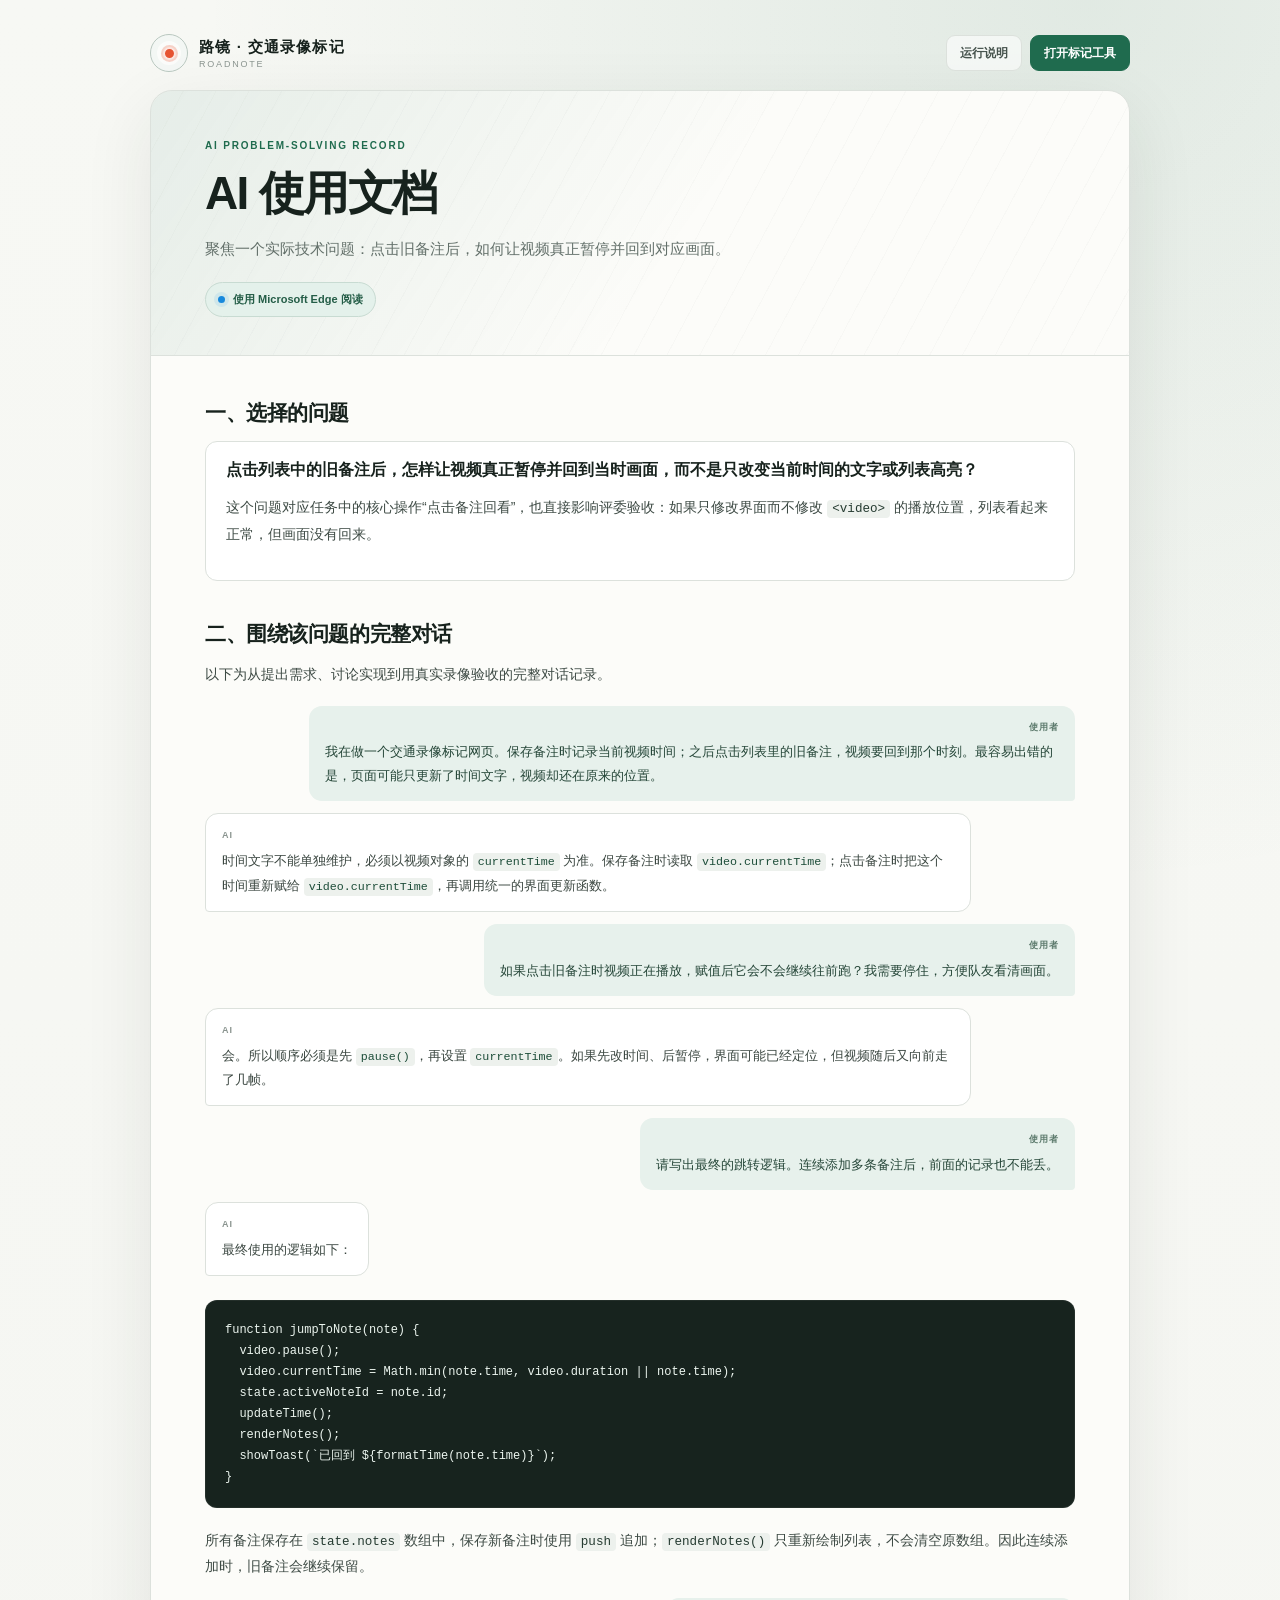
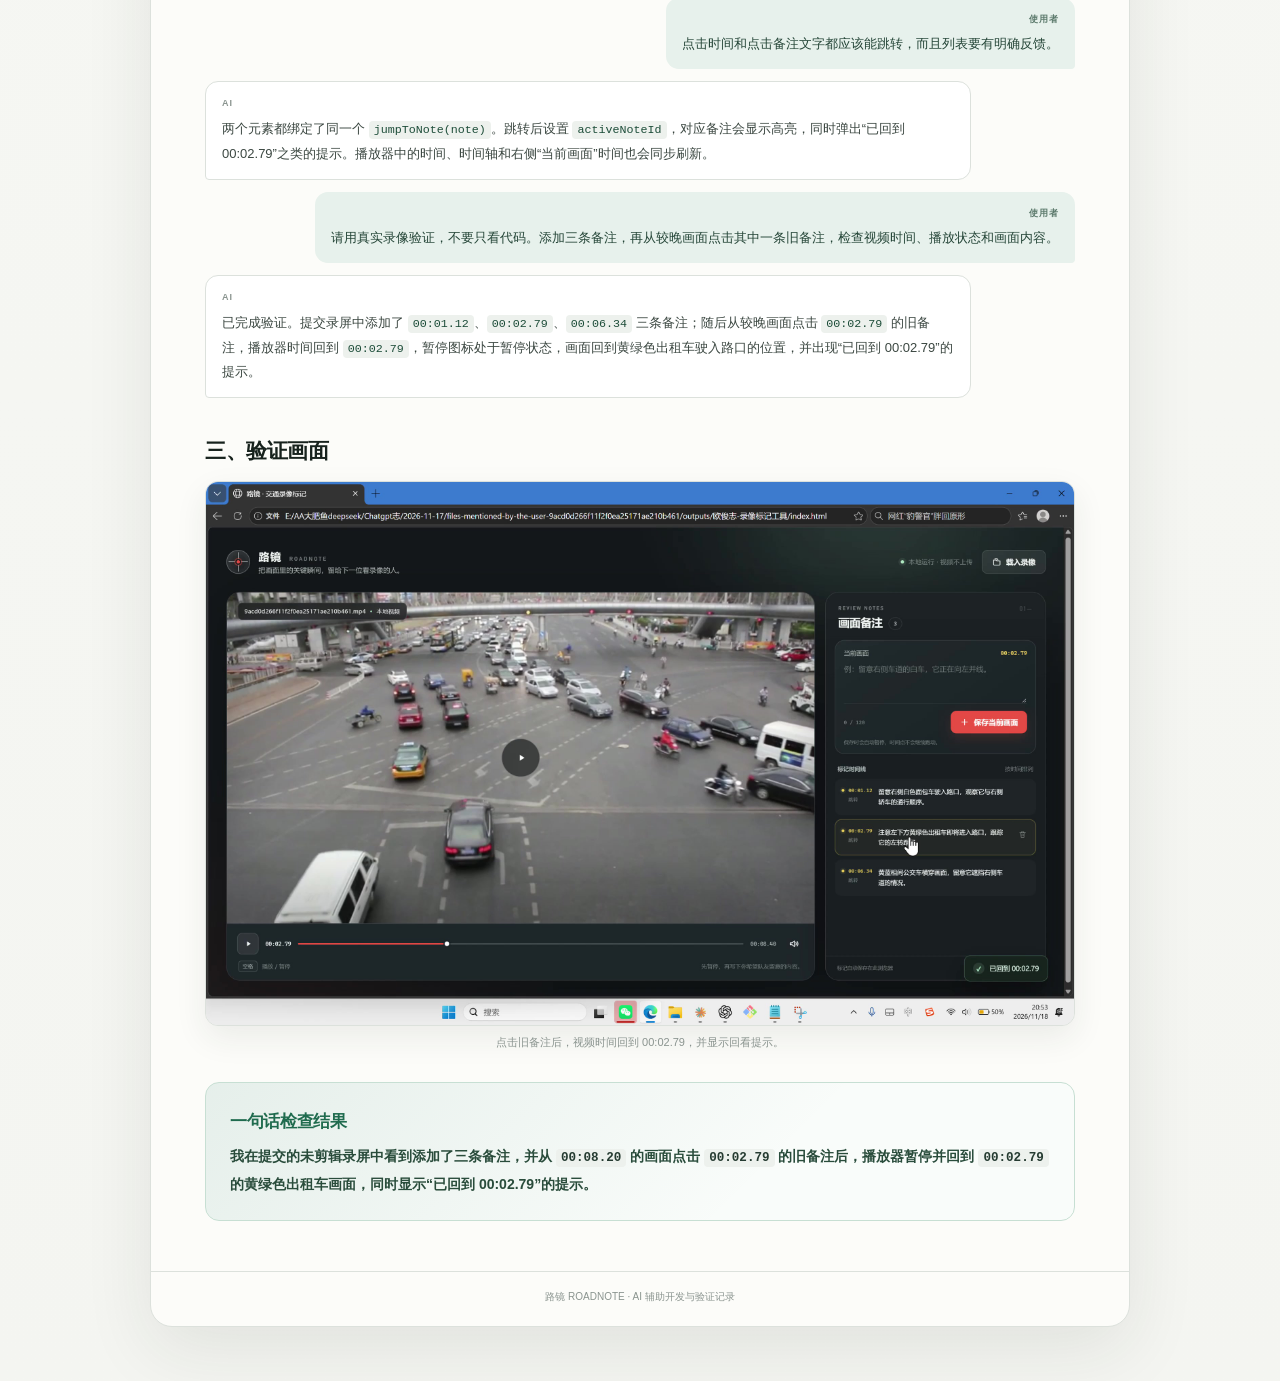
<file: tools/欧俊志-录像标记工具/AI使用文档.html>
<!doctype html>
<html lang="zh-CN">
  <head>
    <meta charset="UTF-8" />
    <meta name="viewport" content="width=device-width, initial-scale=1.0" />
    <meta name="color-scheme" content="light" />
    <title>AI 使用文档｜路镜 · 交通录像标记</title>
    <link rel="stylesheet" href="说明文档.css" />
  </head>
  <body>
    <div class="page">
      <header class="topbar">
        <a class="brand" href="index.html">
          <span class="brand-mark" aria-hidden="true"></span>
          <span class="brand-text">
            <strong>路镜 · 交通录像标记</strong>
            <span>ROADNOTE</span>
          </span>
        </a>
        <nav class="nav" aria-label="页面导航">
          <a href="运行说明.html">运行说明</a>
          <a class="primary" href="index.html">打开标记工具</a>
        </nav>
      </header>

      <main class="paper">
        <section class="hero">
          <p class="eyebrow">AI PROBLEM-SOLVING RECORD</p>
          <h1>AI 使用文档</h1>
          <p class="hero-copy">
            聚焦一个实际技术问题：点击旧备注后，如何让视频真正暂停并回到对应画面。
          </p>
          <div class="browser-pill">
            <span class="browser-dot" aria-hidden="true"></span>
            使用 Microsoft Edge 阅读
          </div>
        </section>

        <div class="content">
          <h2>一、选择的问题</h2>
          <div class="definition">
            <strong>
              点击列表中的旧备注后，怎样让视频真正暂停并回到当时画面，而不是只改变当前时间的文字或列表高亮？
            </strong>
            <p>
              这个问题对应任务中的核心操作“点击备注回看”，也直接影响评委验收：如果只修改界面而不修改
              <code>&lt;video&gt;</code>
              的播放位置，列表看起来正常，但画面没有回来。
            </p>
          </div>

          <h2>二、围绕该问题的完整对话</h2>
          <p>以下为从提出需求、讨论实现到用真实录像验收的完整对话记录。</p>

          <div class="chat">
            <div class="message message--user">
              <span class="speaker">使用者</span>
              <p>
                我在做一个交通录像标记网页。保存备注时记录当前视频时间；之后点击列表里的旧备注，视频要回到那个时刻。最容易出错的是，页面可能只更新了时间文字，视频却还在原来的位置。
              </p>
            </div>
            <div class="message message--ai">
              <span class="speaker">AI</span>
              <p>
                时间文字不能单独维护，必须以视频对象的
                <code>currentTime</code>
                为准。保存备注时读取
                <code>video.currentTime</code>；点击备注时把这个时间重新赋给
                <code>video.currentTime</code>，再调用统一的界面更新函数。
              </p>
            </div>
            <div class="message message--user">
              <span class="speaker">使用者</span>
              <p>
                如果点击旧备注时视频正在播放，赋值后它会不会继续往前跑？我需要停住，方便队友看清画面。
              </p>
            </div>
            <div class="message message--ai">
              <span class="speaker">AI</span>
              <p>
                会。所以顺序必须是先
                <code>pause()</code>，再设置
                <code>currentTime</code>。如果先改时间、后暂停，界面可能已经定位，但视频随后又向前走了几帧。
              </p>
            </div>
            <div class="message message--user">
              <span class="speaker">使用者</span>
              <p>请写出最终的跳转逻辑。连续添加多条备注后，前面的记录也不能丢。</p>
            </div>
            <div class="message message--ai">
              <span class="speaker">AI</span>
              <p>最终使用的逻辑如下：</p>
            </div>
          </div>

          <pre><code>function jumpToNote(note) {
  video.pause();
  video.currentTime = Math.min(note.time, video.duration || note.time);
  state.activeNoteId = note.id;
  updateTime();
  renderNotes();
  showToast(`已回到 ${formatTime(note.time)}`);
}</code></pre>

          <p>
            所有备注保存在
            <code>state.notes</code>
            数组中，保存新备注时使用
            <code>push</code>
            追加；<code>renderNotes()</code>
            只重新绘制列表，不会清空原数组。因此连续添加时，旧备注会继续保留。
          </p>

          <div class="chat">
            <div class="message message--user">
              <span class="speaker">使用者</span>
              <p>点击时间和点击备注文字都应该能跳转，而且列表要有明确反馈。</p>
            </div>
            <div class="message message--ai">
              <span class="speaker">AI</span>
              <p>
                两个元素都绑定了同一个
                <code>jumpToNote(note)</code>。跳转后设置
                <code>activeNoteId</code>，对应备注会显示高亮，同时弹出“已回到
                00:02.79”之类的提示。播放器中的时间、时间轴和右侧“当前画面”时间也会同步刷新。
              </p>
            </div>
            <div class="message message--user">
              <span class="speaker">使用者</span>
              <p>
                请用真实录像验证，不要只看代码。添加三条备注，再从较晚画面点击其中一条旧备注，检查视频时间、播放状态和画面内容。
              </p>
            </div>
            <div class="message message--ai">
              <span class="speaker">AI</span>
              <p>
                已完成验证。提交录屏中添加了
                <code>00:01.12</code>、<code>00:02.79</code>、<code>00:06.34</code>
                三条备注；随后从较晚画面点击
                <code>00:02.79</code>
                的旧备注，播放器时间回到
                <code>00:02.79</code>，暂停图标处于暂停状态，画面回到黄绿色出租车驶入路口的位置，并出现“已回到
                00:02.79”的提示。
              </p>
            </div>
          </div>

          <h2>三、验证画面</h2>
          <img
            class="screenshot"
            src="AI验证截图.jpg"
            alt="点击旧备注后回到 00:02.79 的验证画面"
          />
          <p class="caption">点击旧备注后，视频时间回到 00:02.79，并显示回看提示。</p>

          <section class="result">
            <h2>一句话检查结果</h2>
            <p>
              我在提交的未剪辑录屏中看到添加了三条备注，并从
              <code>00:08.20</code>
              的画面点击
              <code>00:02.79</code>
              的旧备注后，播放器暂停并回到
              <code>00:02.79</code>
              的黄绿色出租车画面，同时显示“已回到 00:02.79”的提示。
            </p>
          </section>
        </div>

        <div class="footer">路镜 ROADNOTE · AI 辅助开发与验证记录</div>
      </main>
    </div>
  </body>
</html>
</file>
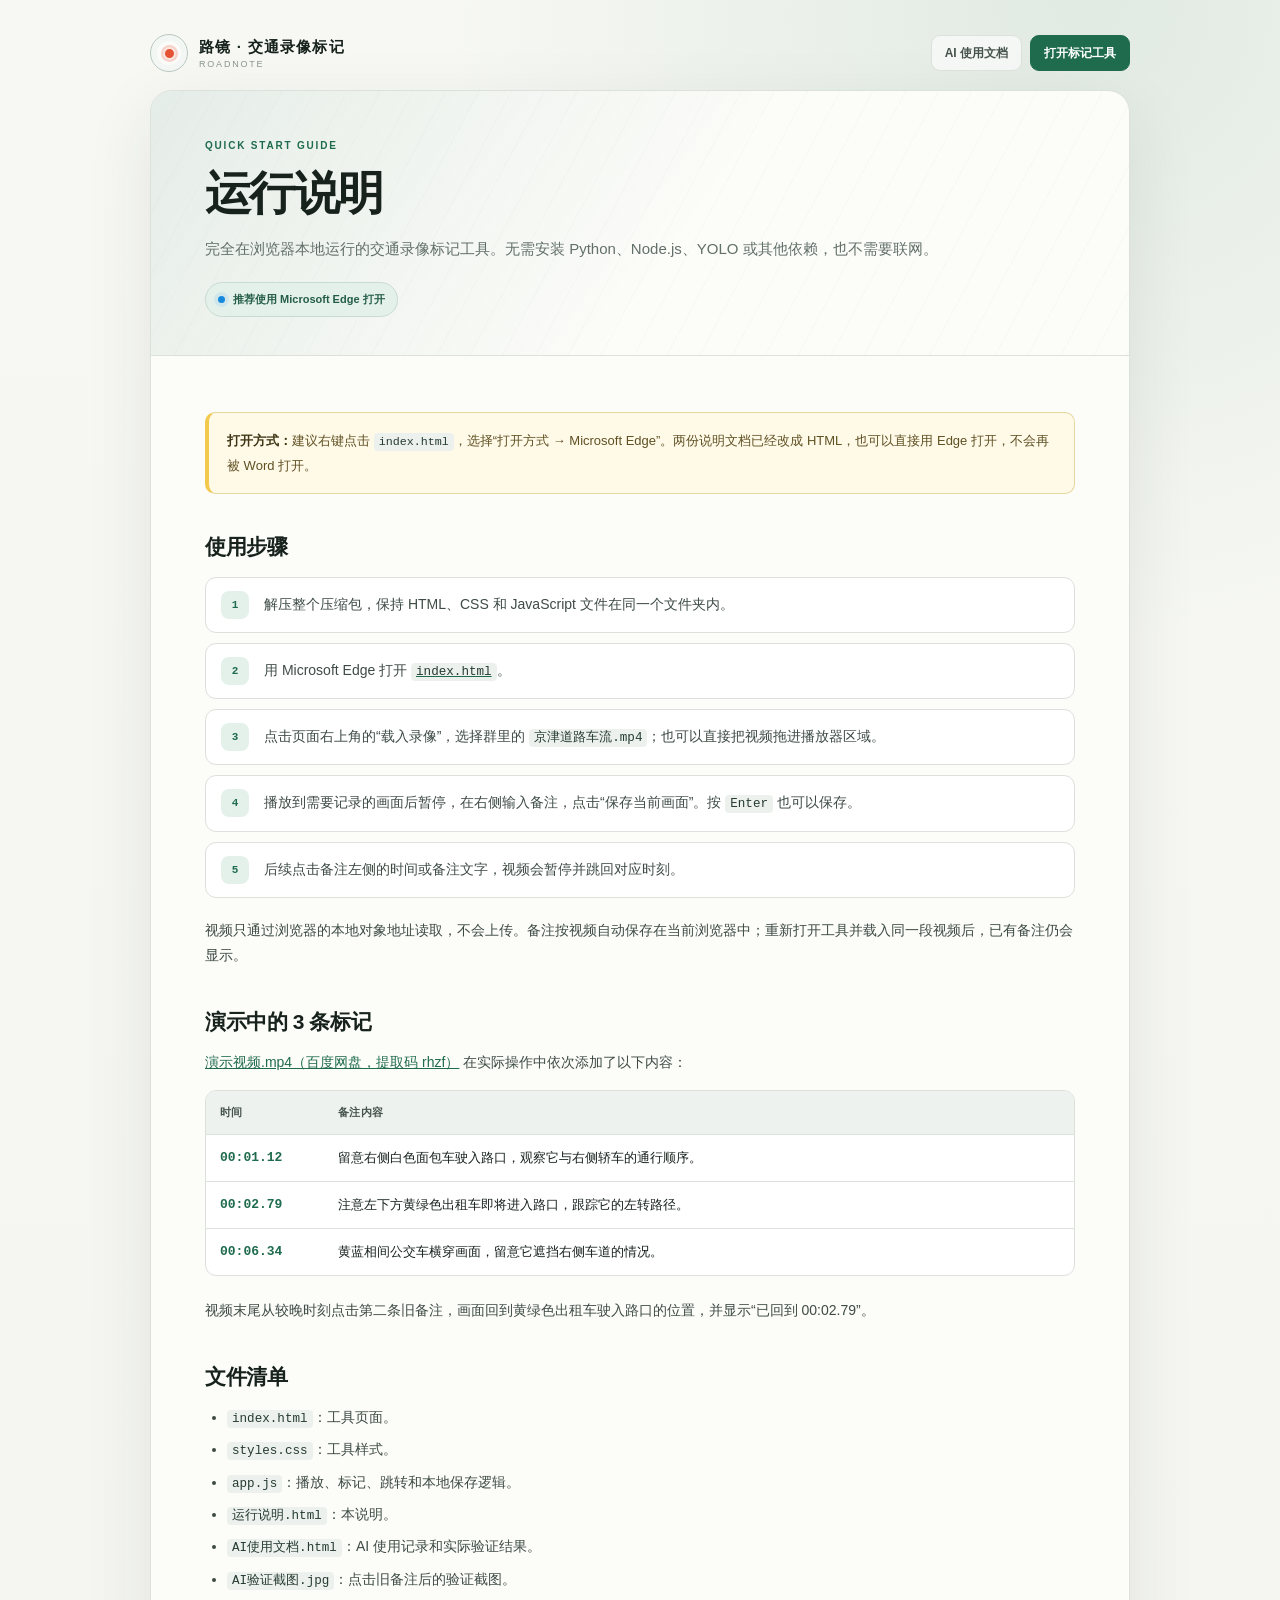
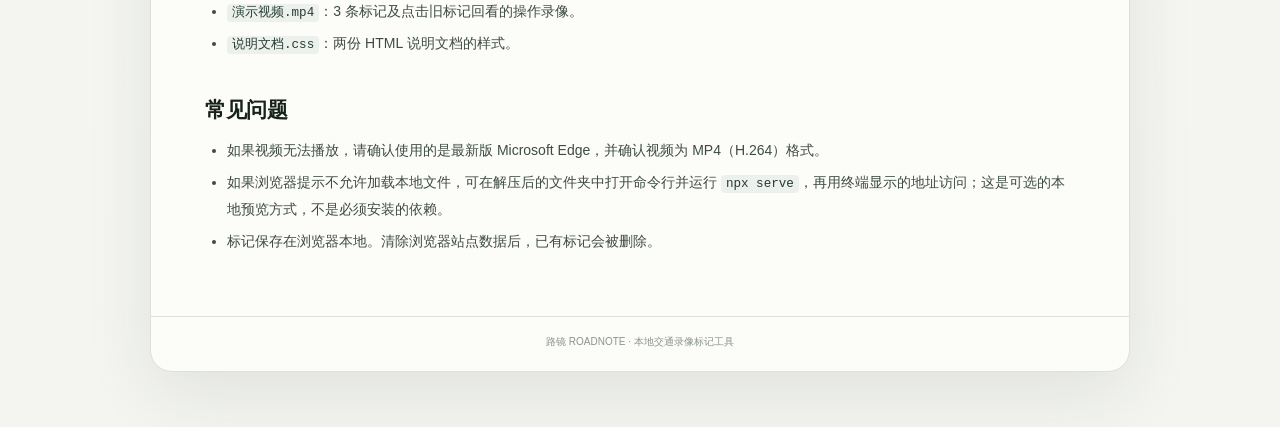
<file: tools/欧俊志-录像标记工具/运行说明.html>
<!doctype html>
<html lang="zh-CN">
  <head>
    <meta charset="UTF-8" />
    <meta name="viewport" content="width=device-width, initial-scale=1.0" />
    <meta name="color-scheme" content="light" />
    <title>运行说明｜路镜 · 交通录像标记</title>
    <link rel="stylesheet" href="说明文档.css" />
  </head>
  <body>
    <div class="page">
      <header class="topbar">
        <a class="brand" href="index.html">
          <span class="brand-mark" aria-hidden="true"></span>
          <span class="brand-text">
            <strong>路镜 · 交通录像标记</strong>
            <span>ROADNOTE</span>
          </span>
        </a>
        <nav class="nav" aria-label="页面导航">
          <a href="AI使用文档.html">AI 使用文档</a>
          <a class="primary" href="index.html">打开标记工具</a>
        </nav>
      </header>

      <main class="paper">
        <section class="hero">
          <p class="eyebrow">QUICK START GUIDE</p>
          <h1>运行说明</h1>
          <p class="hero-copy">
            完全在浏览器本地运行的交通录像标记工具。无需安装 Python、Node.js、YOLO
            或其他依赖，也不需要联网。
          </p>
          <div class="browser-pill">
            <span class="browser-dot" aria-hidden="true"></span>
            推荐使用 Microsoft Edge 打开
          </div>
        </section>

        <div class="content">
          <div class="callout">
            <strong>打开方式：</strong>建议右键点击 <code>index.html</code>，选择“打开方式
            → Microsoft Edge”。两份说明文档已经改成 HTML，也可以直接用 Edge
            打开，不会再被 Word 打开。
          </div>

          <h2>使用步骤</h2>
          <ol class="steps">
            <li>解压整个压缩包，保持 HTML、CSS 和 JavaScript 文件在同一个文件夹内。</li>
            <li>
              用 Microsoft Edge 打开 <a href="index.html"><code>index.html</code></a>。
            </li>
            <li>
              点击页面右上角的“载入录像”，选择群里的
              <code>京津道路车流.mp4</code>；也可以直接把视频拖进播放器区域。
            </li>
            <li>
              播放到需要记录的画面后暂停，在右侧输入备注，点击“保存当前画面”。按
              <code>Enter</code> 也可以保存。
            </li>
            <li>
              后续点击备注左侧的时间或备注文字，视频会暂停并跳回对应时刻。
            </li>
          </ol>

          <p>
            视频只通过浏览器的本地对象地址读取，不会上传。备注按视频自动保存在当前浏览器中；重新打开工具并载入同一段视频后，已有备注仍会显示。
          </p>

          <h2>演示中的 3 条标记</h2>
          <p>
            <a href="https://pan.baidu.com/s/1hq_seCzEAIqJqw-Gr49nKA?pwd=rhzf"
              >演示视频.mp4（百度网盘，提取码 rhzf）</a
            >
            在实际操作中依次添加了以下内容：
          </p>
          <table>
            <thead>
              <tr>
                <th>时间</th>
                <th>备注内容</th>
              </tr>
            </thead>
            <tbody>
              <tr>
                <td>00:01.12</td>
                <td>留意右侧白色面包车驶入路口，观察它与右侧轿车的通行顺序。</td>
              </tr>
              <tr>
                <td>00:02.79</td>
                <td>注意左下方黄绿色出租车即将进入路口，跟踪它的左转路径。</td>
              </tr>
              <tr>
                <td>00:06.34</td>
                <td>黄蓝相间公交车横穿画面，留意它遮挡右侧车道的情况。</td>
              </tr>
            </tbody>
          </table>
          <p>
            视频末尾从较晚时刻点击第二条旧备注，画面回到黄绿色出租车驶入路口的位置，并显示“已回到 00:02.79”。
          </p>

          <h2>文件清单</h2>
          <ul class="plain-list">
            <li><code>index.html</code>：工具页面。</li>
            <li><code>styles.css</code>：工具样式。</li>
            <li><code>app.js</code>：播放、标记、跳转和本地保存逻辑。</li>
            <li><code>运行说明.html</code>：本说明。</li>
            <li><code>AI使用文档.html</code>：AI 使用记录和实际验证结果。</li>
            <li><code>AI验证截图.jpg</code>：点击旧备注后的验证截图。</li>
            <li><code>演示视频.mp4</code>：3 条标记及点击旧标记回看的操作录像。</li>
            <li><code>说明文档.css</code>：两份 HTML 说明文档的样式。</li>
          </ul>

          <h2>常见问题</h2>
          <ul class="plain-list">
            <li>
              如果视频无法播放，请确认使用的是最新版 Microsoft Edge，并确认视频为
              MP4（H.264）格式。
            </li>
            <li>
              如果浏览器提示不允许加载本地文件，可在解压后的文件夹中打开命令行并运行
              <code>npx serve</code>，再用终端显示的地址访问；这是可选的本地预览方式，不是必须安装的依赖。
            </li>
            <li>标记保存在浏览器本地。清除浏览器站点数据后，已有标记会被删除。</li>
          </ul>
        </div>

        <div class="footer">路镜 ROADNOTE · 本地交通录像标记工具</div>
      </main>
    </div>
  </body>
</html>
</file>
<file: tools/欧俊志-录像标记工具/styles.css>
:root {
  color-scheme: dark;
  --bg: #11171a;
  --bg-soft: #182126;
  --panel: #1c262b;
  --panel-deep: #151e22;
  --line: rgba(231, 241, 237, 0.11);
  --line-strong: rgba(231, 241, 237, 0.19);
  --text: #eef4f1;
  --text-dim: #a3b0ad;
  --text-faint: #74817e;
  --accent: #ff5a3c;
  --accent-bright: #ff7358;
  --mint: #9ce4c1;
  --road-yellow: #f2ca52;
  --shadow: 0 28px 80px rgba(0, 0, 0, 0.3);
  --radius-xl: 24px;
  --radius-lg: 17px;
  --radius-md: 12px;
  --ui-font: "Microsoft YaHei UI", "PingFang SC", "Noto Sans CJK SC", sans-serif;
}

* {
  box-sizing: border-box;
}

[hidden] {
  display: none !important;
}

html,
body {
  min-width: 960px;
  min-height: 100%;
  margin: 0;
}

body {
  min-height: 100vh;
  overflow-x: hidden;
  background:
    radial-gradient(circle at 82% -18%, rgba(89, 142, 129, 0.23), transparent 32%),
    radial-gradient(circle at 8% 110%, rgba(176, 73, 44, 0.12), transparent 31%),
    var(--bg);
  color: var(--text);
  font-family: var(--ui-font);
  -webkit-font-smoothing: antialiased;
}

button,
textarea,
input {
  font: inherit;
}

button {
  color: inherit;
}

button:focus-visible,
textarea:focus-visible,
input:focus-visible {
  outline: 2px solid var(--mint);
  outline-offset: 3px;
}

button:disabled,
textarea:disabled,
input:disabled {
  cursor: not-allowed;
}

.visually-hidden {
  position: absolute !important;
  width: 1px !important;
  height: 1px !important;
  padding: 0 !important;
  margin: -1px !important;
  overflow: hidden !important;
  clip: rect(0, 0, 0, 0) !important;
  white-space: nowrap !important;
  border: 0 !important;
}

.page-glow {
  position: fixed;
  top: -140px;
  right: 12%;
  width: 380px;
  height: 240px;
  border-radius: 999px;
  background: rgba(156, 228, 193, 0.06);
  filter: blur(60px);
  pointer-events: none;
}

.app-shell {
  position: relative;
  width: min(1560px, calc(100% - 64px));
  margin: 0 auto;
  padding: 30px 0 34px;
}

.topbar {
  display: flex;
  align-items: center;
  justify-content: space-between;
  gap: 24px;
  min-height: 62px;
  margin-bottom: 22px;
}

.brand {
  display: flex;
  align-items: center;
  gap: 15px;
}

.brand-mark {
  position: relative;
  display: grid;
  width: 42px;
  height: 42px;
  place-items: center;
  border: 1px solid rgba(255, 255, 255, 0.3);
  border-radius: 50%;
  background: linear-gradient(145deg, rgba(255, 255, 255, 0.13), rgba(255, 255, 255, 0.03));
  box-shadow: inset 0 0 0 6px rgba(255, 255, 255, 0.025);
}

.brand-mark::before,
.brand-mark::after {
  position: absolute;
  content: "";
  background: var(--text);
  opacity: 0.8;
}

.brand-mark::before {
  width: 1px;
  height: 34px;
}

.brand-mark::after {
  width: 34px;
  height: 1px;
}

.brand-mark__lamp {
  position: relative;
  z-index: 1;
  width: 10px;
  height: 10px;
  border: 2px solid var(--bg);
  border-radius: 50%;
  background: var(--accent);
  box-shadow: 0 0 0 2px rgba(255, 90, 60, 0.42);
}

.brand-name {
  font-size: 19px;
  font-weight: 760;
  letter-spacing: 0.08em;
}

.brand-name span {
  margin-left: 6px;
  color: var(--text-faint);
  font-family: "Bahnschrift", "Arial Narrow", sans-serif;
  font-size: 10px;
  font-weight: 600;
  letter-spacing: 0.22em;
}

.brand p {
  margin: 4px 0 0;
  color: var(--text-dim);
  font-size: 12px;
  letter-spacing: 0.02em;
}

.topbar-actions {
  display: flex;
  align-items: center;
  gap: 16px;
}

.local-badge {
  display: flex;
  align-items: center;
  gap: 8px;
  color: var(--text-faint);
  font-size: 11px;
  letter-spacing: 0.04em;
}

.local-badge__dot {
  width: 6px;
  height: 6px;
  border-radius: 50%;
  background: var(--mint);
  box-shadow: 0 0 0 4px rgba(156, 228, 193, 0.09);
}

.button {
  display: inline-flex;
  align-items: center;
  justify-content: center;
  gap: 8px;
  min-height: 42px;
  padding: 0 17px;
  border: 1px solid transparent;
  border-radius: 10px;
  background: transparent;
  cursor: pointer;
  font-size: 13px;
  font-weight: 700;
  transition:
    transform 160ms ease,
    background 160ms ease,
    border-color 160ms ease,
    opacity 160ms ease;
}

.button:hover:not(:disabled) {
  transform: translateY(-1px);
}

.button:active:not(:disabled) {
  transform: translateY(0);
}

.button svg {
  width: 17px;
  height: 17px;
  fill: none;
  stroke: currentColor;
  stroke-linecap: round;
  stroke-linejoin: round;
  stroke-width: 1.8;
}

.button--primary {
  border-color: rgba(255, 255, 255, 0.13);
  background: rgba(255, 255, 255, 0.08);
}

.button--primary:hover {
  border-color: rgba(255, 255, 255, 0.22);
  background: rgba(255, 255, 255, 0.12);
}

.button--light {
  min-height: 46px;
  padding: 0 20px;
  background: var(--text);
  color: #142024;
}

.button--light:hover {
  background: #fff;
}

.button--accent {
  min-height: 40px;
  padding: 0 15px;
  background: var(--accent);
  color: #fff;
  box-shadow: 0 9px 22px rgba(255, 90, 60, 0.17);
}

.button--accent:hover:not(:disabled) {
  background: var(--accent-bright);
}

.button:disabled {
  opacity: 0.35;
  box-shadow: none;
}

.workspace {
  display: grid;
  grid-template-columns: minmax(0, 1fr) 390px;
  gap: 18px;
  align-items: stretch;
}

.video-card,
.notes-card {
  border: 1px solid var(--line);
  border-radius: var(--radius-xl);
  background: rgba(24, 33, 38, 0.9);
  box-shadow: var(--shadow);
  overflow: hidden;
}

.video-card {
  align-self: start;
}

.video-stage {
  position: relative;
  display: grid;
  width: 100%;
  aspect-ratio: 16 / 9;
  overflow: hidden;
  place-items: center;
  background:
    linear-gradient(rgba(10, 15, 17, 0.36), rgba(10, 15, 17, 0.36)),
    repeating-linear-gradient(118deg, #182125 0, #182125 2px, #151d20 2px, #151d20 7px);
}

.video-stage::after {
  position: absolute;
  z-index: 1;
  inset: 0;
  box-shadow: inset 0 -70px 100px rgba(0, 0, 0, 0.24);
  content: "";
  pointer-events: none;
  opacity: 0;
  transition: opacity 200ms ease;
}

.video-active .video-stage::after {
  opacity: 1;
}

#video {
  position: absolute;
  z-index: 0;
  inset: 0;
  display: none;
  width: 100%;
  height: 100%;
  background: #000;
  object-fit: contain;
}

.video-active #video {
  display: block;
}

.empty-state {
  position: relative;
  z-index: 2;
  display: flex;
  align-items: center;
  flex-direction: column;
  width: min(520px, 80%);
  padding: 28px 24px;
  text-align: center;
  transition:
    opacity 180ms ease,
    transform 180ms ease;
}

.video-active .empty-state {
  visibility: hidden;
  opacity: 0;
  transform: translateY(8px);
  pointer-events: none;
}

.road-sign {
  display: grid;
  width: 72px;
  height: 72px;
  margin-bottom: 17px;
  place-items: center;
  border-radius: 20px;
  background: rgba(255, 255, 255, 0.055);
}

.road-sign svg {
  width: 50px;
  height: 50px;
  fill: none;
  stroke: var(--road-yellow);
  stroke-linecap: round;
  stroke-linejoin: round;
  stroke-width: 2;
}

.empty-kicker {
  margin: 0 0 6px !important;
  color: var(--road-yellow) !important;
  font-family: "Bahnschrift", "Arial Narrow", sans-serif !important;
  font-size: 10px !important;
  font-weight: 700;
  letter-spacing: 0.18em !important;
}

.empty-state h1 {
  margin: 0;
  font-size: clamp(24px, 2.2vw, 31px);
  line-height: 1.25;
  letter-spacing: -0.02em;
}

.empty-copy {
  max-width: 420px;
  margin: 9px 0 19px !important;
  color: var(--text-dim) !important;
  font-size: 13px !important;
  line-height: 1.7 !important;
}

.drop-hint {
  margin-top: 12px;
  color: var(--text-faint);
  font-size: 11px;
}

.drop-overlay {
  position: absolute;
  z-index: 10;
  inset: 13px;
  display: grid;
  visibility: hidden;
  place-items: center;
  border: 1px dashed rgba(156, 228, 193, 0.72);
  border-radius: 17px;
  background: rgba(11, 30, 25, 0.88);
  opacity: 0;
  transition:
    opacity 130ms ease,
    visibility 130ms ease;
}

.dragging .drop-overlay {
  visibility: visible;
  opacity: 1;
}

.drop-overlay__inner {
  display: flex;
  align-items: center;
  flex-direction: column;
  gap: 11px;
  color: var(--mint);
  font-size: 15px;
  font-weight: 700;
}

.drop-overlay svg {
  width: 34px;
  height: 34px;
  fill: none;
  stroke: currentColor;
  stroke-linecap: round;
  stroke-linejoin: round;
  stroke-width: 1.4;
}

.video-meta {
  position: absolute;
  z-index: 3;
  top: 18px;
  left: 19px;
  display: flex;
  align-items: center;
  max-width: calc(100% - 90px);
  padding: 8px 11px;
  border: 1px solid rgba(255, 255, 255, 0.1);
  border-radius: 8px;
  background: rgba(10, 15, 17, 0.72);
  color: rgba(255, 255, 255, 0.83);
  font-size: 10px;
  letter-spacing: 0.03em;
  backdrop-filter: blur(10px);
}

.video-meta span:first-child {
  overflow: hidden;
  text-overflow: ellipsis;
  white-space: nowrap;
}

.video-meta__divider {
  flex: 0 0 auto;
  width: 3px;
  height: 3px;
  margin: 0 8px;
  border-radius: 50%;
  background: var(--mint);
}

.stage-play {
  position: absolute;
  z-index: 4;
  top: 50%;
  left: 50%;
  display: grid;
  width: 68px;
  height: 68px;
  padding: 0;
  place-items: center;
  border: 1px solid rgba(255, 255, 255, 0.27);
  border-radius: 50%;
  background: rgba(9, 14, 16, 0.62);
  color: white;
  cursor: pointer;
  opacity: 0;
  transform: translate(-50%, -46%);
  backdrop-filter: blur(12px);
  transition:
    opacity 180ms ease,
    transform 180ms ease,
    background 180ms ease;
}

.video-active .stage-play.paused {
  opacity: 1;
  transform: translate(-50%, -50%);
}

.stage-play:hover {
  background: rgba(14, 23, 25, 0.8);
}

.stage-play svg {
  width: 25px;
  height: 25px;
  fill: none;
  stroke: currentColor;
  stroke-linecap: round;
  stroke-linejoin: round;
  stroke-width: 1.8;
}

.stage-play .icon-play {
  margin-left: 3px;
  fill: currentColor;
  stroke: none;
}

.icon-pause {
  display: none;
}

.is-playing .icon-play,
.is-playing .icon-volume {
  display: none;
}

.is-playing .icon-pause {
  display: block;
}

.is-muted .icon-volume {
  display: none;
}

.is-muted .icon-muted {
  display: block;
}

.icon-muted {
  display: none;
}

.player-controls {
  display: grid;
  grid-template-columns: 38px auto minmax(100px, 1fr) auto 38px;
  gap: 12px;
  align-items: center;
  padding: 16px 18px 11px;
  border-top: 1px solid var(--line);
  background: var(--panel);
}

.icon-button {
  display: grid;
  width: 38px;
  height: 38px;
  padding: 0;
  place-items: center;
  border: 1px solid transparent;
  border-radius: 9px;
  background: transparent;
  cursor: pointer;
  transition:
    background 150ms ease,
    border-color 150ms ease;
}

.icon-button:hover:not(:disabled) {
  border-color: var(--line);
  background: rgba(255, 255, 255, 0.06);
}

.icon-button:disabled {
  color: var(--text-faint);
  opacity: 0.55;
}

.play-button {
  border-color: rgba(255, 255, 255, 0.11);
  background: rgba(255, 255, 255, 0.07);
}

.icon-button svg {
  width: 20px;
  height: 20px;
  fill: none;
  stroke: currentColor;
  stroke-linecap: round;
  stroke-linejoin: round;
  stroke-width: 1.8;
}

.icon-button .icon-play {
  margin-left: 2px;
  fill: currentColor;
  stroke: none;
}

.timecode {
  color: var(--text-dim);
  font-family: "Cascadia Mono", "Consolas", monospace;
  font-size: 10px;
  font-variant-numeric: tabular-nums;
  letter-spacing: -0.02em;
}

.timecode--current {
  color: var(--text);
}

.timeline {
  width: 100%;
  height: 3px;
  margin: 0;
  border-radius: 99px;
  appearance: none;
  background: linear-gradient(
    to right,
    var(--accent) 0,
    var(--accent) var(--timeline-progress, 0%),
    rgba(255, 255, 255, 0.16) var(--timeline-progress, 0%),
    rgba(255, 255, 255, 0.16) 100%
  );
  cursor: pointer;
}

.timeline::-webkit-slider-thumb {
  width: 12px;
  height: 12px;
  border: 2px solid var(--panel);
  border-radius: 50%;
  appearance: none;
  background: #fff;
  box-shadow: 0 0 0 1px rgba(0, 0, 0, 0.15);
}

.timeline:disabled {
  cursor: default;
  opacity: 0.4;
}

.player-foot {
  display: flex;
  align-items: center;
  justify-content: space-between;
  padding: 0 20px 14px;
  background: var(--panel);
  color: var(--text-faint);
  font-size: 10px;
}

kbd {
  display: inline-grid;
  min-width: 34px;
  min-height: 20px;
  margin-right: 5px;
  padding: 0 6px;
  place-items: center;
  border: 1px solid var(--line-strong);
  border-radius: 5px;
  background: rgba(255, 255, 255, 0.025);
  color: var(--text-dim);
  font-family: var(--ui-font);
  font-size: 9px;
  box-shadow: inset 0 -1px rgba(0, 0, 0, 0.16);
}

.notes-card {
  display: flex;
  flex-direction: column;
  min-height: 0;
  background:
    linear-gradient(180deg, rgba(255, 255, 255, 0.018), transparent 24%),
    var(--panel-deep);
}

.notes-heading {
  display: flex;
  align-items: flex-start;
  justify-content: space-between;
  padding: 23px 22px 18px;
}

.eyebrow {
  margin: 0 0 6px;
  color: var(--text-faint);
  font-family: "Bahnschrift", "Arial Narrow", sans-serif;
  font-size: 9px;
  font-weight: 700;
  letter-spacing: 0.18em;
}

.notes-heading h2 {
  margin: 0;
  font-size: 20px;
  letter-spacing: -0.02em;
}

.note-count {
  display: inline-grid;
  min-width: 24px;
  height: 22px;
  margin-left: 5px;
  padding: 0 7px;
  place-items: center;
  border: 1px solid var(--line);
  border-radius: 99px;
  color: var(--text-dim);
  font-family: "Cascadia Mono", "Consolas", monospace;
  font-size: 10px;
  font-weight: 500;
  vertical-align: 2px;
}

.notes-heading__mark {
  color: rgba(255, 255, 255, 0.17);
  font-family: "Bahnschrift", "Arial Narrow", sans-serif;
  font-size: 11px;
  letter-spacing: 0.14em;
}

.composer {
  margin: 0 16px;
  padding: 15px;
  border: 1px solid var(--line);
  border-radius: var(--radius-lg);
  background:
    linear-gradient(145deg, rgba(255, 255, 255, 0.03), transparent 68%),
    #192327;
}

.composer-label {
  display: flex;
  align-items: center;
  justify-content: space-between;
  margin-bottom: 10px;
  color: var(--text-dim);
  font-size: 11px;
}

.composer-label strong {
  color: var(--road-yellow);
  font-family: "Cascadia Mono", "Consolas", monospace;
  font-size: 10px;
  font-variant-numeric: tabular-nums;
  font-weight: 500;
}

#noteInput {
  display: block;
  width: 100%;
  min-height: 72px;
  padding: 1px 0;
  resize: vertical;
  border: 0;
  outline: 0;
  background: transparent;
  color: var(--text);
  font-size: 13px;
  line-height: 1.65;
}

#noteInput::placeholder {
  color: #687572;
}

#noteInput:disabled {
  color: var(--text-faint);
  resize: none;
}

.composer-bottom {
  display: flex;
  align-items: center;
  justify-content: space-between;
  gap: 12px;
  padding-top: 12px;
  border-top: 1px solid rgba(255, 255, 255, 0.065);
}

.composer-help {
  color: var(--text-faint);
  font-family: "Cascadia Mono", "Consolas", monospace;
  font-size: 9px;
}

.composer-tip {
  margin: 9px 0 -2px;
  color: var(--text-faint);
  font-size: 9px;
  line-height: 1.5;
}

.notes-divider {
  display: flex;
  align-items: center;
  justify-content: space-between;
  padding: 20px 21px 11px;
  color: var(--text-faint);
  font-size: 10px;
}

.notes-divider > span:first-child {
  color: var(--text-dim);
  font-weight: 700;
}

.notes-list-wrap {
  min-height: 190px;
  flex: 1;
  overflow: auto;
  padding: 0 16px 6px;
  scrollbar-color: rgba(255, 255, 255, 0.16) transparent;
  scrollbar-width: thin;
}

.notes-empty {
  display: flex;
  align-items: center;
  flex-direction: column;
  padding: 22px 28px 25px;
  color: var(--text-faint);
  text-align: center;
}

.notes-empty[hidden] {
  display: none;
}

.notes-empty__icon {
  display: grid;
  width: 47px;
  height: 47px;
  margin-bottom: 11px;
  place-items: center;
  border: 1px solid var(--line);
  border-radius: 14px;
  background: rgba(255, 255, 255, 0.02);
}

.notes-empty svg {
  width: 26px;
  height: 26px;
  fill: none;
  stroke: currentColor;
  stroke-linecap: round;
  stroke-linejoin: round;
  stroke-width: 1.4;
}

.notes-empty strong {
  color: var(--text-dim);
  font-size: 12px;
}

.notes-empty p {
  max-width: 265px;
  margin: 6px 0 0;
  font-size: 10px;
  line-height: 1.65;
}

.notes-list {
  display: flex;
  flex-direction: column;
  gap: 7px;
  margin: 0;
  padding: 0;
  list-style: none;
}

.note-item {
  position: relative;
  display: grid;
  grid-template-columns: 54px minmax(0, 1fr) 28px;
  gap: 11px;
  align-items: start;
  padding: 12px 9px 12px 11px;
  border: 1px solid transparent;
  border-radius: 12px;
  background: rgba(255, 255, 255, 0.028);
  transition:
    border-color 150ms ease,
    background 150ms ease,
    transform 150ms ease;
  animation: note-in 230ms ease both;
}

.note-item:hover {
  border-color: var(--line);
  background: rgba(255, 255, 255, 0.047);
}

.note-item.is-active {
  border-color: rgba(242, 202, 82, 0.32);
  background: rgba(242, 202, 82, 0.055);
}

@keyframes note-in {
  from {
    opacity: 0;
    transform: translateY(5px);
  }
  to {
    opacity: 1;
    transform: translateY(0);
  }
}

.note-jump {
  position: relative;
  padding: 2px 0 2px 12px;
  border: 0;
  background: transparent;
  color: var(--road-yellow);
  cursor: pointer;
  font-family: "Cascadia Mono", "Consolas", monospace;
  font-size: 9px;
  font-variant-numeric: tabular-nums;
  text-align: left;
}

.note-jump::before {
  position: absolute;
  top: 5px;
  left: 0;
  width: 5px;
  height: 5px;
  border-radius: 50%;
  background: currentColor;
  box-shadow: 0 0 0 3px rgba(242, 202, 82, 0.08);
  content: "";
}

.note-jump::after {
  display: block;
  margin-top: 6px;
  color: var(--text-faint);
  content: "跳转";
  font-family: var(--ui-font);
  font-size: 8px;
  letter-spacing: 0.08em;
}

.note-content {
  min-width: 0;
  padding: 1px 0;
  border: 0;
  background: transparent;
  color: var(--text);
  cursor: pointer;
  font-size: 11px;
  line-height: 1.65;
  overflow-wrap: anywhere;
  text-align: left;
}

.note-content span {
  display: block;
  white-space: normal;
}

.delete-note {
  display: grid;
  width: 28px;
  height: 28px;
  padding: 0;
  place-items: center;
  border: 0;
  border-radius: 7px;
  background: transparent;
  color: var(--text-faint);
  cursor: pointer;
  opacity: 0;
  transition:
    opacity 140ms ease,
    background 140ms ease,
    color 140ms ease;
}

.note-item:hover .delete-note,
.delete-note:focus-visible {
  opacity: 1;
}

.delete-note:hover {
  background: rgba(255, 90, 60, 0.1);
  color: var(--accent-bright);
}

.delete-note svg {
  width: 15px;
  height: 15px;
  fill: none;
  stroke: currentColor;
  stroke-linecap: round;
  stroke-linejoin: round;
  stroke-width: 1.5;
}

.notes-footer {
  display: flex;
  align-items: center;
  justify-content: space-between;
  min-height: 43px;
  margin-top: auto;
  padding: 0 20px;
  border-top: 1px solid var(--line);
  color: var(--text-faint);
  font-size: 9px;
  background: rgba(0, 0, 0, 0.08);
}

.save-status {
  display: flex;
  align-items: center;
  gap: 6px;
}

.save-status__dot {
  width: 5px;
  height: 5px;
  border-radius: 50%;
  background: var(--mint);
}

.toast {
  position: fixed;
  z-index: 50;
  right: 28px;
  bottom: 26px;
  display: flex;
  align-items: center;
  gap: 9px;
  padding: 12px 15px;
  border: 1px solid rgba(156, 228, 193, 0.22);
  border-radius: 11px;
  background: rgba(19, 35, 30, 0.96);
  color: #dbfaec;
  font-size: 12px;
  box-shadow: 0 18px 45px rgba(0, 0, 0, 0.3);
  opacity: 0;
  pointer-events: none;
  transform: translateY(10px);
  transition:
    opacity 180ms ease,
    transform 180ms ease;
}

.toast.is-visible {
  opacity: 1;
  transform: translateY(0);
}

.toast__icon {
  display: grid;
  width: 20px;
  height: 20px;
  place-items: center;
  border-radius: 50%;
  background: rgba(156, 228, 193, 0.12);
  color: var(--mint);
  font-size: 11px;
  font-weight: 800;
}

@media (max-width: 1180px) {
  .app-shell {
    width: calc(100% - 36px);
  }

  .workspace {
    grid-template-columns: minmax(0, 1fr) 356px;
  }

  .brand p {
    display: none;
  }

  .local-badge {
    display: none;
  }
}

@media (max-width: 980px) {
  html,
  body {
    min-width: 720px;
  }

  .workspace {
    grid-template-columns: 1fr;
  }

  .notes-card {
    min-height: 430px;
  }
}

@media (prefers-reduced-motion: reduce) {
  *,
  *::before,
  *::after {
    scroll-behavior: auto !important;
    animation-duration: 0.01ms !important;
    transition-duration: 0.01ms !important;
  }
}
</file>
<file: tools/欧俊志-录像标记工具/说明文档.css>
:root {
  color-scheme: light;
  --ink: #17221d;
  --muted: #63706a;
  --faint: #8a948f;
  --paper: #f4f5f1;
  --card: #fcfcf9;
  --line: #dce1dc;
  --green: #1f6b4e;
  --green-soft: #e4f1eb;
  --accent: #e65332;
  --yellow: #f2c94c;
  --code: #17231e;
  --shadow: 0 22px 70px rgba(29, 44, 36, 0.09);
}

* {
  box-sizing: border-box;
}

html {
  scroll-behavior: smooth;
}

body {
  min-width: 720px;
  margin: 0;
  background:
    radial-gradient(circle at 85% 0%, rgba(31, 107, 78, 0.1), transparent 28%),
    linear-gradient(180deg, #f7f8f4, var(--paper));
  color: var(--ink);
  font-family: "Microsoft YaHei UI", "PingFang SC", "Noto Sans CJK SC", sans-serif;
  -webkit-font-smoothing: antialiased;
}

a {
  color: var(--green);
}

.page {
  width: min(980px, calc(100% - 48px));
  margin: 0 auto;
  padding: 34px 0 60px;
}

.topbar {
  display: flex;
  align-items: center;
  justify-content: space-between;
  gap: 24px;
  margin-bottom: 18px;
}

.brand {
  display: flex;
  align-items: center;
  gap: 11px;
  color: var(--ink);
  text-decoration: none;
}

.brand-mark {
  display: grid;
  width: 38px;
  height: 38px;
  place-items: center;
  border: 1px solid #b8c7bf;
  border-radius: 50%;
  background: rgba(255, 255, 255, 0.6);
  box-shadow: inset 0 0 0 6px rgba(31, 107, 78, 0.035);
}

.brand-mark::before {
  width: 9px;
  height: 9px;
  border: 2px solid rgba(255, 255, 255, 0.85);
  border-radius: 50%;
  background: var(--accent);
  box-shadow: 0 0 0 2px rgba(230, 83, 50, 0.25);
  content: "";
}

.brand-text {
  display: flex;
  flex-direction: column;
  gap: 2px;
}

.brand-text strong {
  font-size: 15px;
  letter-spacing: 0.08em;
}

.brand-text span {
  color: var(--faint);
  font-family: "Bahnschrift", "Arial Narrow", sans-serif;
  font-size: 9px;
  letter-spacing: 0.2em;
}

.nav {
  display: flex;
  gap: 8px;
}

.nav a {
  display: inline-flex;
  align-items: center;
  min-height: 36px;
  padding: 0 13px;
  border: 1px solid var(--line);
  border-radius: 9px;
  background: rgba(255, 255, 255, 0.6);
  color: #46534d;
  font-size: 12px;
  font-weight: 700;
  text-decoration: none;
  transition:
    transform 150ms ease,
    border-color 150ms ease,
    background 150ms ease;
}

.nav a:hover {
  border-color: #b8c7bf;
  background: white;
  transform: translateY(-1px);
}

.nav a.primary {
  border-color: var(--green);
  background: var(--green);
  color: white;
}

.paper {
  overflow: hidden;
  border: 1px solid var(--line);
  border-radius: 22px;
  background: var(--card);
  box-shadow: var(--shadow);
}

.hero {
  position: relative;
  padding: 46px 54px 38px;
  border-bottom: 1px solid var(--line);
  background:
    linear-gradient(125deg, rgba(31, 107, 78, 0.1), transparent 55%),
    repeating-linear-gradient(118deg, transparent 0, transparent 28px, rgba(23, 34, 29, 0.018) 28px, rgba(23, 34, 29, 0.018) 29px);
}

.eyebrow {
  margin: 0 0 10px;
  color: var(--green);
  font-family: "Bahnschrift", "Arial Narrow", sans-serif;
  font-size: 10px;
  font-weight: 700;
  letter-spacing: 0.18em;
}

h1 {
  max-width: 760px;
  margin: 0;
  font-size: clamp(30px, 4.5vw, 46px);
  font-weight: 780;
  line-height: 1.2;
  letter-spacing: -0.035em;
}

.hero-copy {
  max-width: 760px;
  margin: 14px 0 0;
  color: var(--muted);
  font-size: 15px;
  line-height: 1.85;
}

.browser-pill {
  display: inline-flex;
  align-items: center;
  gap: 8px;
  margin-top: 20px;
  padding: 9px 12px;
  border: 1px solid #c8dbd2;
  border-radius: 99px;
  background: var(--green-soft);
  color: #245d47;
  font-size: 11px;
  font-weight: 700;
}

.browser-dot {
  width: 7px;
  height: 7px;
  border-radius: 50%;
  background: #1789dc;
  box-shadow: 0 0 0 4px rgba(23, 137, 220, 0.1);
}

.content {
  padding: 38px 54px 50px;
}

h2 {
  margin: 34px 0 14px;
  padding-top: 5px;
  font-size: 21px;
  letter-spacing: -0.02em;
}

h2:first-child {
  margin-top: 0;
}

h3 {
  margin: 25px 0 10px;
  font-size: 15px;
}

p,
li {
  color: #3e4b45;
  font-size: 14px;
  line-height: 1.85;
}

.callout {
  margin: 18px 0 24px;
  padding: 16px 18px;
  border: 1px solid #e6d89d;
  border-left: 4px solid var(--yellow);
  border-radius: 10px;
  background: #fff9e8;
  color: #5f5123;
  font-size: 13px;
  line-height: 1.8;
}

.callout strong {
  color: #403716;
}

.steps {
  display: grid;
  gap: 10px;
  margin: 16px 0 20px;
  padding: 0;
  list-style: none;
  counter-reset: steps;
}

.steps li {
  position: relative;
  min-height: 54px;
  padding: 14px 16px 14px 58px;
  border: 1px solid var(--line);
  border-radius: 11px;
  background: #fff;
  counter-increment: steps;
}

.steps li::before {
  position: absolute;
  top: 13px;
  left: 15px;
  display: grid;
  width: 28px;
  height: 28px;
  place-items: center;
  border-radius: 8px;
  background: var(--green-soft);
  color: var(--green);
  content: counter(steps);
  font-family: "Cascadia Mono", "Consolas", monospace;
  font-size: 11px;
  font-weight: 800;
}

code {
  padding: 2px 5px;
  border-radius: 4px;
  background: #edf1ed;
  color: #253b31;
  font-family: "Cascadia Mono", "Consolas", monospace;
  font-size: 0.9em;
}

pre {
  overflow: auto;
  margin: 15px 0 20px;
  padding: 20px;
  border-radius: 12px;
  background: var(--code);
  color: #ecf5ef;
  font-family: "Cascadia Mono", "Consolas", monospace;
  font-size: 12px;
  line-height: 1.75;
  box-shadow: inset 0 0 0 1px rgba(255, 255, 255, 0.055);
}

pre code {
  padding: 0;
  background: transparent;
  color: inherit;
  font-size: inherit;
}

table {
  width: 100%;
  margin: 14px 0 22px;
  border-collapse: separate;
  border-spacing: 0;
  overflow: hidden;
  border: 1px solid var(--line);
  border-radius: 11px;
  background: white;
}

th,
td {
  padding: 12px 14px;
  border-bottom: 1px solid var(--line);
  font-size: 13px;
  line-height: 1.7;
  text-align: left;
  vertical-align: top;
}

th {
  background: #eef2ee;
  color: #45524c;
  font-size: 11px;
  letter-spacing: 0.04em;
}

td:first-child {
  width: 118px;
  color: var(--green);
  font-family: "Cascadia Mono", "Consolas", monospace;
  font-weight: 700;
  white-space: nowrap;
}

tr:last-child td {
  border-bottom: 0;
}

.plain-list {
  margin: 12px 0;
  padding-left: 22px;
}

.plain-list li {
  margin: 6px 0;
}

.definition {
  padding: 18px 20px;
  border: 1px solid var(--line);
  border-radius: 12px;
  background: #fff;
}

.definition strong {
  color: var(--ink);
}

.chat {
  display: grid;
  gap: 12px;
  margin: 18px 0 24px;
}

.message {
  max-width: 88%;
  padding: 13px 16px;
  border-radius: 13px;
  font-size: 13px;
  line-height: 1.85;
}

.message p {
  margin: 0;
  color: inherit;
  font-size: inherit;
  line-height: inherit;
}

.message--user {
  justify-self: end;
  border-bottom-right-radius: 4px;
  background: #e7f1ec;
  color: #254638;
}

.message--ai {
  justify-self: start;
  border: 1px solid var(--line);
  border-bottom-left-radius: 4px;
  background: white;
  color: #3b4741;
}

.speaker {
  display: block;
  margin-bottom: 5px;
  color: var(--faint);
  font-family: "Bahnschrift", "Arial Narrow", sans-serif;
  font-size: 9px;
  font-weight: 700;
  letter-spacing: 0.12em;
}

.message--user .speaker {
  color: #5c7a6c;
  text-align: right;
}

.message code {
  color: #1d4d39;
}

.screenshot {
  display: block;
  width: 100%;
  margin: 16px 0 6px;
  border: 1px solid var(--line);
  border-radius: 13px;
  background: #edf0ec;
  box-shadow: 0 12px 32px rgba(32, 45, 38, 0.08);
}

.caption {
  margin: 0 0 24px;
  color: var(--faint);
  font-size: 11px;
  text-align: center;
}

.result {
  margin-top: 30px;
  padding: 22px 24px;
  border: 1px solid #c7dfd3;
  border-radius: 14px;
  background:
    linear-gradient(135deg, rgba(31, 107, 78, 0.09), transparent 65%),
    #f9fcfa;
}

.result h2 {
  margin: 0 0 10px;
  color: var(--green);
  font-size: 17px;
}

.result p {
  margin: 0;
  color: #294c3b;
  font-size: 14px;
  font-weight: 600;
  line-height: 1.9;
}

.footer {
  padding: 18px 54px 22px;
  border-top: 1px solid var(--line);
  color: var(--faint);
  font-size: 10px;
  text-align: center;
}

@media (max-width: 800px) {
  html,
  body {
    min-width: 620px;
  }

  .page {
    width: calc(100% - 24px);
  }

  .hero,
  .content {
    padding-right: 30px;
    padding-left: 30px;
  }
}

@media print {
  body {
    background: white;
  }

  .page {
    width: 100%;
    padding: 0;
  }

  .topbar {
    display: none;
  }

  .paper {
    border: 0;
    border-radius: 0;
    box-shadow: none;
  }
}
</file>
